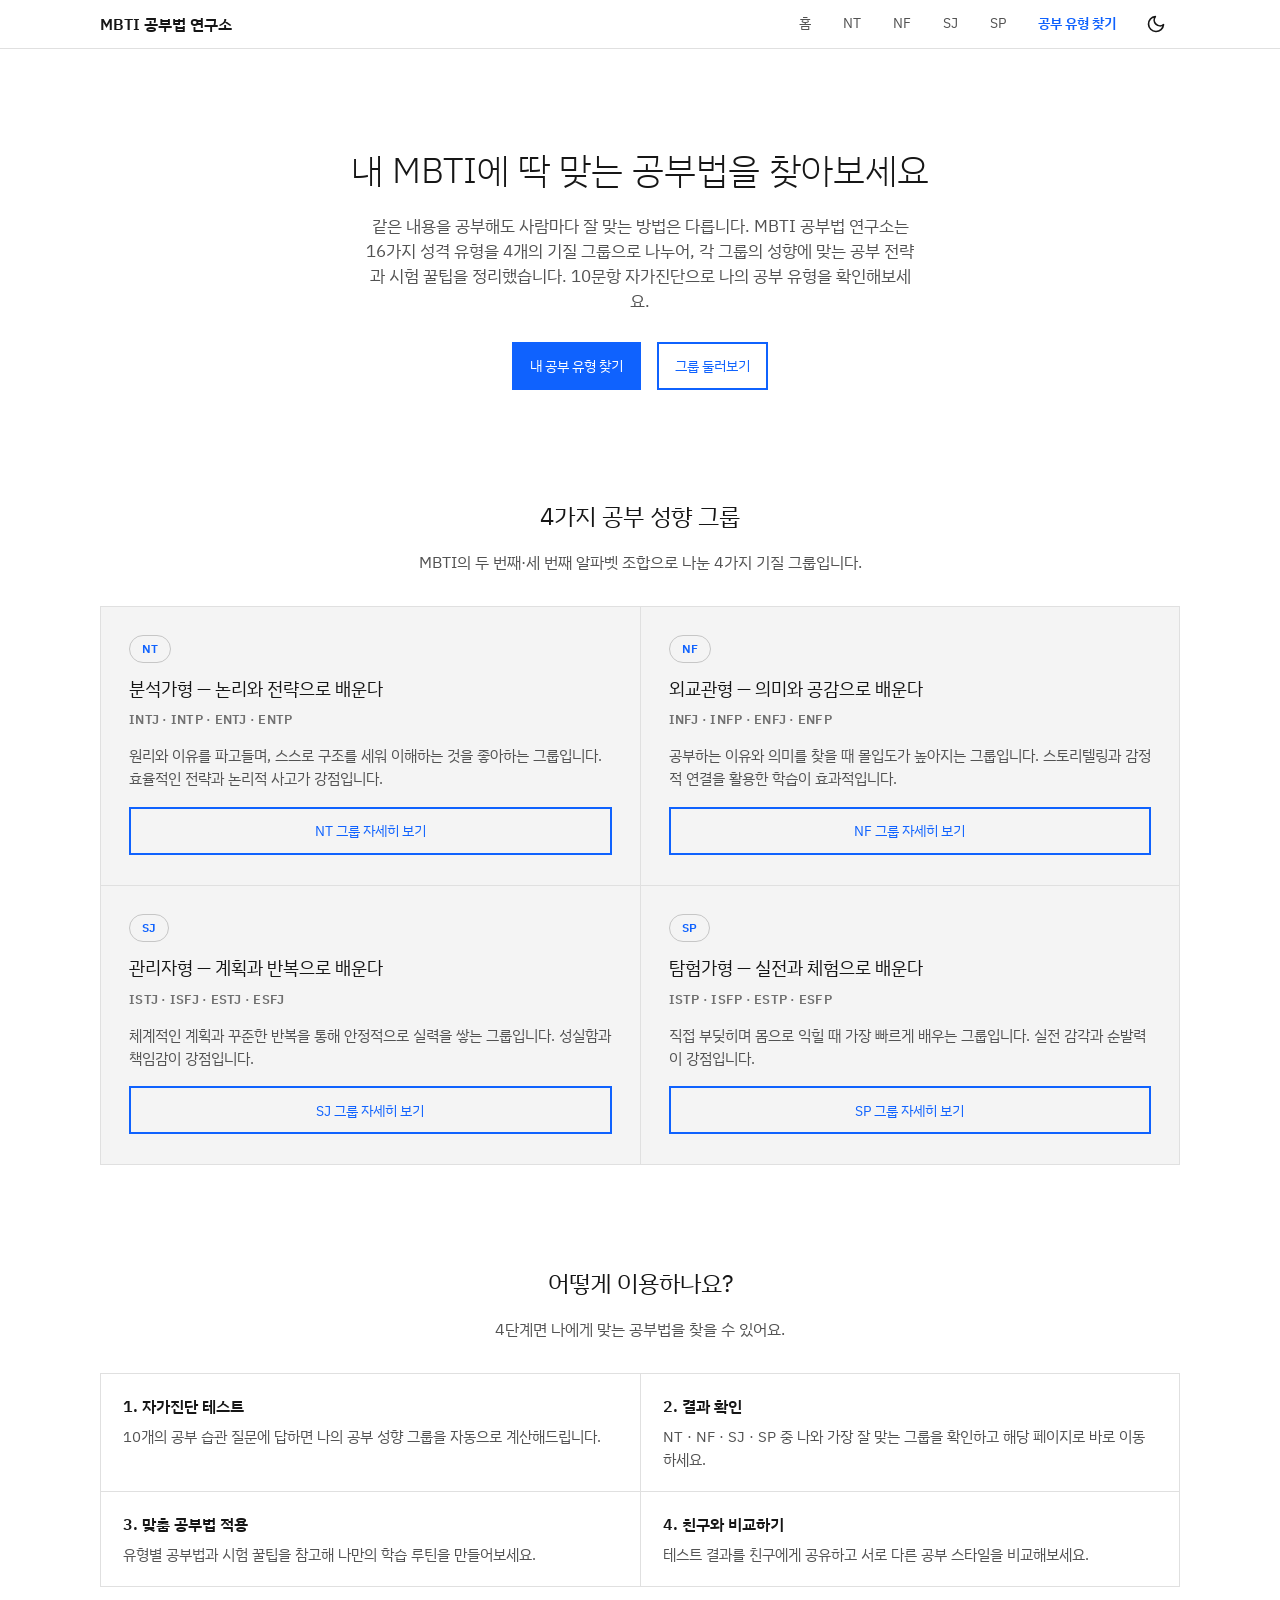
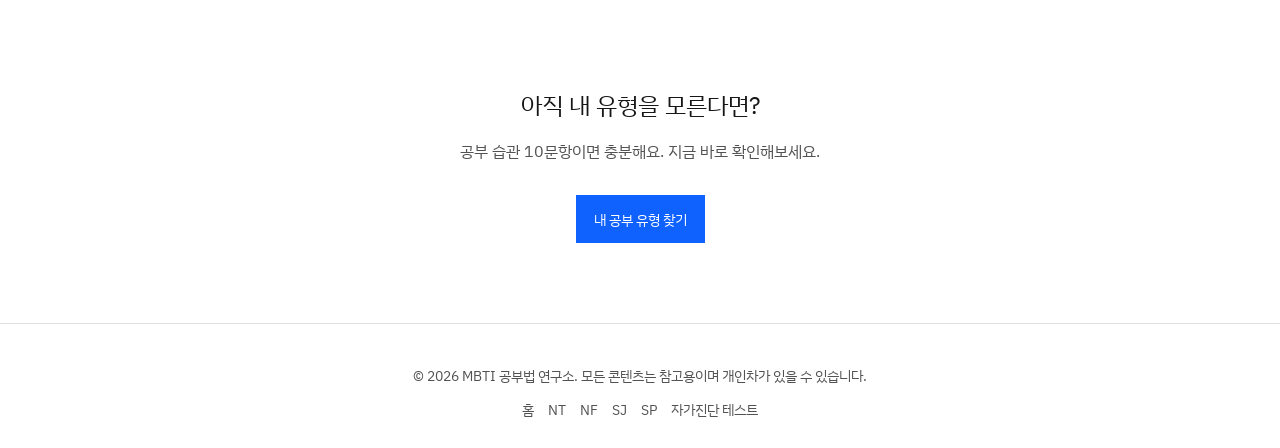
<file: index.html>
<!DOCTYPE html>
<html lang="ko">
<head>
<meta charset="UTF-8" />
<script async src="https://www.googletagmanager.com/gtag/js?id=G-HJ2Y4HXEDH"></script>
<script>
  window.dataLayer = window.dataLayer || [];
  function gtag(){dataLayer.push(arguments);}
  gtag('js', new Date());
  gtag('config', 'G-HJ2Y4HXEDH');
</script>
<script>
(function () {
  try {
    var stored = localStorage.getItem("mbti-theme");
    var theme = stored || (window.matchMedia("(prefers-color-scheme: dark)").matches ? "dark" : "light");
    document.documentElement.setAttribute("data-theme", theme);
  } catch (e) {}
})();
</script>
<meta name="viewport" content="width=device-width, initial-scale=1.0" />
<meta name="naver-site-verification" content="a3eda58dca02fea30b63355bc3086e436124e04a" />
<meta name="google-site-verification" content="k99YaW5dLckUlrOlWrX2ghluM8rH2_3_hTZRt2PdDDM" />
<title>MBTI 공부법 연구소 | 나에게 맞는 공부법 찾기</title>
<meta name="description" content="MBTI 성향에 따라 나에게 꼭 맞는 공부법과 시험 전략을 찾아보세요. NT, NF, SJ, SP 4가지 그룹별 맞춤 공부법과 자가진단 테스트를 제공합니다." />
<meta property="og:title" content="MBTI 공부법 연구소 | 나에게 맞는 공부법 찾기" />
<meta property="og:description" content="MBTI 성향에 따라 나에게 꼭 맞는 공부법과 시험 전략을 찾아보세요. NT, NF, SJ, SP 4가지 그룹별 맞춤 공부법과 자가진단 테스트를 제공합니다." />
<meta property="og:image" content="https://mbti-test-ten-eosin.vercel.app/og-image.png" />
<meta property="og:url" content="https://mbti-test-ten-eosin.vercel.app/index.html" />
<meta property="og:type" content="website" />
<meta name="twitter:card" content="summary_large_image" />
<meta name="twitter:title" content="MBTI 공부법 연구소 | 나에게 맞는 공부법 찾기" />
<meta name="twitter:description" content="MBTI 성향에 따라 나에게 꼭 맞는 공부법과 시험 전략을 찾아보세요. NT, NF, SJ, SP 4가지 그룹별 맞춤 공부법과 자가진단 테스트를 제공합니다." />
<meta name="twitter:image" content="https://mbti-test-ten-eosin.vercel.app/og-image.png" />
<link rel="canonical" href="https://mbti-test-ten-eosin.vercel.app/index.html" />
<link rel="preconnect" href="https://fonts.googleapis.com" />
<link rel="preconnect" href="https://fonts.gstatic.com" crossorigin />
<link rel="stylesheet" href="https://fonts.googleapis.com/css2?family=IBM+Plex+Sans:wght@300;400;500;600;700&family=IBM+Plex+Sans+KR:wght@300;400;500;600;700&display=swap" />
<link rel="stylesheet" href="css/theme.css" />
<link rel="stylesheet" href="css/base.css" />
<link rel="stylesheet" href="css/components.css" />
</head>
<body>

<header class="site-header">
  <div class="container header-inner">
    <a href="index.html" class="logo">MBTI 공부법 연구소</a>
    <div class="header-right">
      <nav class="main-nav">
        <ul class="nav-list">
          <li><a href="index.html">홈</a></li>
          <li><a href="nt.html">NT</a></li>
          <li><a href="nf.html">NF</a></li>
          <li><a href="sj.html">SJ</a></li>
          <li><a href="sp.html">SP</a></li>
          <li><a href="test.html" class="nav-cta">공부 유형 찾기</a></li>
        </ul>
      </nav>
      <button type="button" class="theme-toggle" id="theme-toggle" aria-label="다크 모드로 전환">
        <svg class="icon icon-sun" viewBox="0 0 24 24" aria-hidden="true" focusable="false">
          <circle cx="12" cy="12" r="5"></circle>
          <line x1="12" y1="1" x2="12" y2="3"></line>
          <line x1="12" y1="21" x2="12" y2="23"></line>
          <line x1="4.22" y1="4.22" x2="5.64" y2="5.64"></line>
          <line x1="18.36" y1="18.36" x2="19.78" y2="19.78"></line>
          <line x1="1" y1="12" x2="3" y2="12"></line>
          <line x1="21" y1="12" x2="23" y2="12"></line>
          <line x1="4.22" y1="19.78" x2="5.64" y2="18.36"></line>
          <line x1="18.36" y1="5.64" x2="19.78" y2="4.22"></line>
        </svg>
        <svg class="icon icon-moon" viewBox="0 0 24 24" aria-hidden="true" focusable="false">
          <path d="M21 12.79A9 9 0 1 1 11.21 3 7 7 0 0 0 21 12.79z"></path>
        </svg>
      </button>
      <button class="nav-toggle" aria-label="메뉴 열기" aria-expanded="false">☰</button>
    </div>
  </div>
</header>

<main>
  <section class="hero">
    <div class="container">
      <h1>내 MBTI에 딱 맞는 공부법을 찾아보세요</h1>
      <p>
        같은 내용을 공부해도 사람마다 잘 맞는 방법은 다릅니다.
        MBTI 공부법 연구소는 16가지 성격 유형을 4개의 기질 그룹으로 나누어,
        각 그룹의 성향에 맞는 공부 전략과 시험 꿀팁을 정리했습니다.
        10문항 자가진단으로 나의 공부 유형을 확인해보세요.
      </p>
      <div class="hero-actions">
        <a href="test.html" class="btn btn-primary">내 공부 유형 찾기</a>
        <a href="#groups" class="btn btn-outline">그룹 둘러보기</a>
      </div>
    </div>
  </section>

  <section id="groups">
    <div class="container">
      <h2 class="section-title">4가지 공부 성향 그룹</h2>
      <p class="section-sub">MBTI의 두 번째·세 번째 알파벳 조합으로 나눈 4가지 기질 그룹입니다.</p>

      <div class="group-grid">
        <div class="group-card">
          <span class="tag">NT</span>
          <h3>분석가형 — 논리와 전략으로 배운다</h3>
          <p class="types">INTJ · INTP · ENTJ · ENTP</p>
          <p>원리와 이유를 파고들며, 스스로 구조를 세워 이해하는 것을 좋아하는 그룹입니다. 효율적인 전략과 논리적 사고가 강점입니다.</p>
          <a href="nt.html" class="btn btn-outline btn-block">NT 그룹 자세히 보기</a>
        </div>

        <div class="group-card">
          <span class="tag">NF</span>
          <h3>외교관형 — 의미와 공감으로 배운다</h3>
          <p class="types">INFJ · INFP · ENFJ · ENFP</p>
          <p>공부하는 이유와 의미를 찾을 때 몰입도가 높아지는 그룹입니다. 스토리텔링과 감정적 연결을 활용한 학습이 효과적입니다.</p>
          <a href="nf.html" class="btn btn-outline btn-block">NF 그룹 자세히 보기</a>
        </div>

        <div class="group-card">
          <span class="tag">SJ</span>
          <h3>관리자형 — 계획과 반복으로 배운다</h3>
          <p class="types">ISTJ · ISFJ · ESTJ · ESFJ</p>
          <p>체계적인 계획과 꾸준한 반복을 통해 안정적으로 실력을 쌓는 그룹입니다. 성실함과 책임감이 강점입니다.</p>
          <a href="sj.html" class="btn btn-outline btn-block">SJ 그룹 자세히 보기</a>
        </div>

        <div class="group-card">
          <span class="tag">SP</span>
          <h3>탐험가형 — 실전과 체험으로 배운다</h3>
          <p class="types">ISTP · ISFP · ESTP · ESFP</p>
          <p>직접 부딪히며 몸으로 익힐 때 가장 빠르게 배우는 그룹입니다. 실전 감각과 순발력이 강점입니다.</p>
          <a href="sp.html" class="btn btn-outline btn-block">SP 그룹 자세히 보기</a>
        </div>
      </div>
    </div>
  </section>

  <section>
    <div class="container">
      <h2 class="section-title">어떻게 이용하나요?</h2>
      <p class="section-sub">4단계면 나에게 맞는 공부법을 찾을 수 있어요.</p>
      <div class="tip-list">
        <div class="tip-card">
          <h4>1. 자가진단 테스트</h4>
          <p>10개의 공부 습관 질문에 답하면 나의 공부 성향 그룹을 자동으로 계산해드립니다.</p>
        </div>
        <div class="tip-card">
          <h4>2. 결과 확인</h4>
          <p>NT · NF · SJ · SP 중 나와 가장 잘 맞는 그룹을 확인하고 해당 페이지로 바로 이동하세요.</p>
        </div>
        <div class="tip-card">
          <h4>3. 맞춤 공부법 적용</h4>
          <p>유형별 공부법과 시험 꿀팁을 참고해 나만의 학습 루틴을 만들어보세요.</p>
        </div>
        <div class="tip-card">
          <h4>4. 친구와 비교하기</h4>
          <p>테스트 결과를 친구에게 공유하고 서로 다른 공부 스타일을 비교해보세요.</p>
        </div>
      </div>
    </div>
  </section>

  <section style="text-align:center;">
    <div class="container">
      <h2 class="section-title">아직 내 유형을 모른다면?</h2>
      <p class="section-sub">공부 습관 10문항이면 충분해요. 지금 바로 확인해보세요.</p>
      <a href="test.html" class="btn btn-primary">내 공부 유형 찾기</a>
    </div>
  </section>
</main>

<footer class="site-footer">
  <div class="container">
    <p>&copy; 2026 MBTI 공부법 연구소. 모든 콘텐츠는 참고용이며 개인차가 있을 수 있습니다.</p>
    <nav class="footer-nav">
      <a href="index.html">홈</a>
      <a href="nt.html">NT</a>
      <a href="nf.html">NF</a>
      <a href="sj.html">SJ</a>
      <a href="sp.html">SP</a>
      <a href="test.html">자가진단 테스트</a>
    </nav>
  </div>
</footer>

<script src="js/main.js" defer></script>
</body>
</html>
</file>
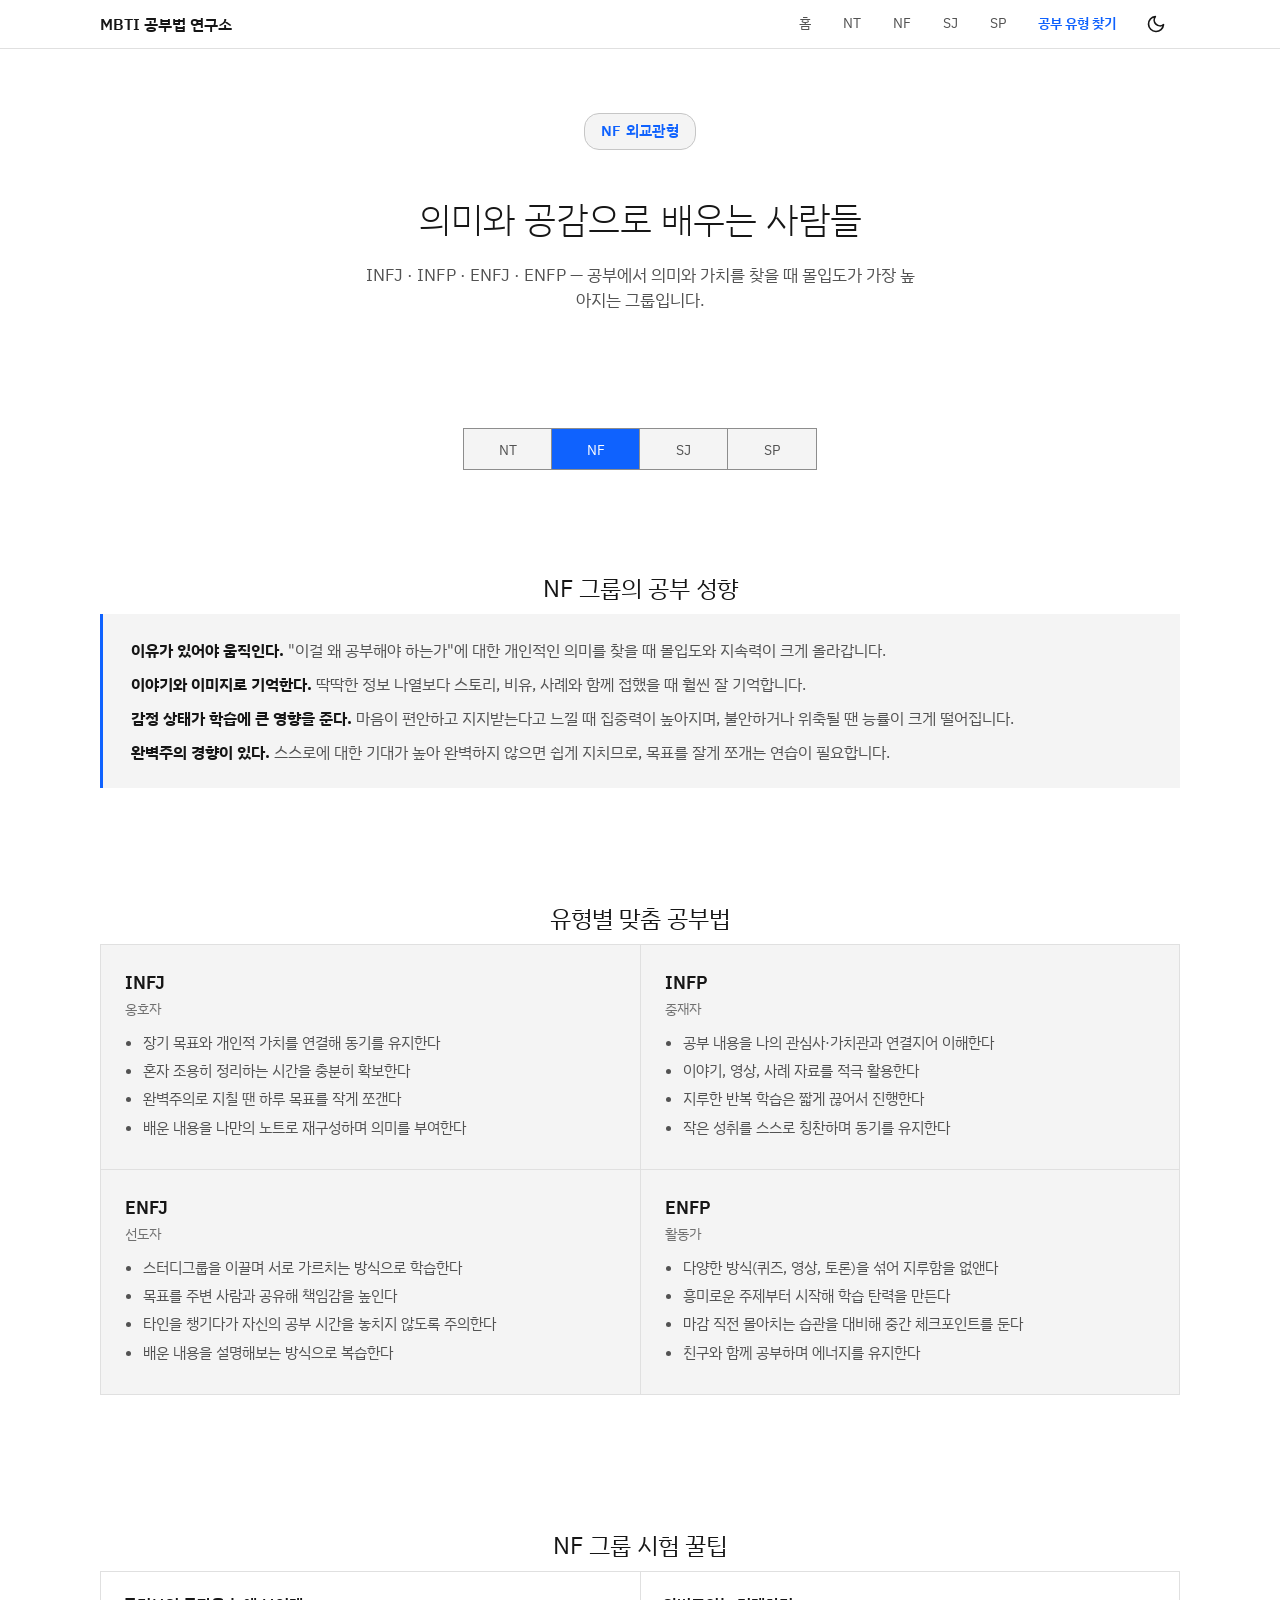
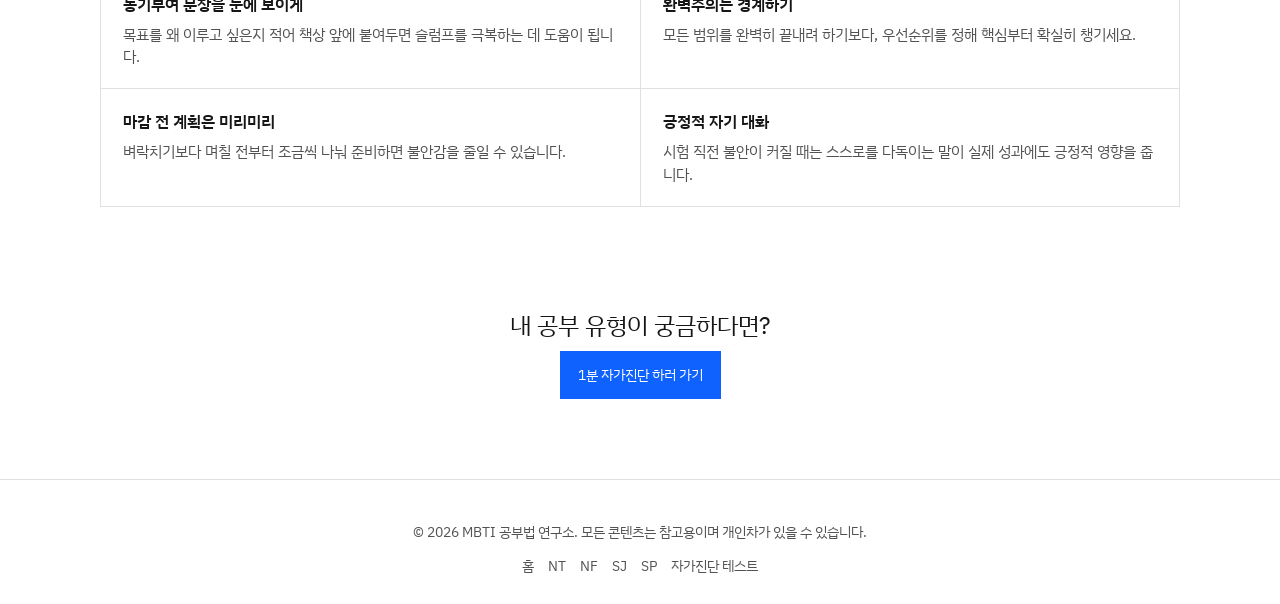
<file: nf.html>
<!DOCTYPE html>
<html lang="ko">
<head>
<meta charset="UTF-8" />
<script async src="https://www.googletagmanager.com/gtag/js?id=G-HJ2Y4HXEDH"></script>
<script>
  window.dataLayer = window.dataLayer || [];
  function gtag(){dataLayer.push(arguments);}
  gtag('js', new Date());
  gtag('config', 'G-HJ2Y4HXEDH');
</script>
<script>
(function () {
  try {
    var stored = localStorage.getItem("mbti-theme");
    var theme = stored || (window.matchMedia("(prefers-color-scheme: dark)").matches ? "dark" : "light");
    document.documentElement.setAttribute("data-theme", theme);
  } catch (e) {}
})();
</script>
<meta name="viewport" content="width=device-width, initial-scale=1.0" />
<title>NF 외교관형 공부법 | MBTI 공부법 연구소</title>
<meta name="description" content="INFJ, INFP, ENFJ, ENFP NF 외교관형 그룹의 공부 성향, 유형별 공부법, 시험 꿀팁을 소개합니다." />
<meta property="og:title" content="NF 외교관형 공부법 | MBTI 공부법 연구소" />
<meta property="og:description" content="INFJ, INFP, ENFJ, ENFP NF 외교관형 그룹의 공부 성향, 유형별 공부법, 시험 꿀팁을 소개합니다." />
<meta property="og:image" content="https://mbti-test-ten-eosin.vercel.app/og-image.png" />
<meta property="og:url" content="https://mbti-test-ten-eosin.vercel.app/nf.html" />
<meta property="og:type" content="website" />
<meta name="twitter:card" content="summary_large_image" />
<meta name="twitter:title" content="NF 외교관형 공부법 | MBTI 공부법 연구소" />
<meta name="twitter:description" content="INFJ, INFP, ENFJ, ENFP NF 외교관형 그룹의 공부 성향, 유형별 공부법, 시험 꿀팁을 소개합니다." />
<meta name="twitter:image" content="https://mbti-test-ten-eosin.vercel.app/og-image.png" />
<link rel="canonical" href="https://mbti-test-ten-eosin.vercel.app/nf.html" />
<link rel="preconnect" href="https://fonts.googleapis.com" />
<link rel="preconnect" href="https://fonts.gstatic.com" crossorigin />
<link rel="stylesheet" href="https://fonts.googleapis.com/css2?family=IBM+Plex+Sans:wght@300;400;500;600;700&family=IBM+Plex+Sans+KR:wght@300;400;500;600;700&display=swap" />
<link rel="stylesheet" href="css/theme.css" />
<link rel="stylesheet" href="css/base.css" />
<link rel="stylesheet" href="css/components.css" />
</head>
<body>

<header class="site-header">
  <div class="container header-inner">
    <a href="index.html" class="logo">MBTI 공부법 연구소</a>
    <div class="header-right">
      <nav class="main-nav">
        <ul class="nav-list">
          <li><a href="index.html">홈</a></li>
          <li><a href="nt.html">NT</a></li>
          <li><a href="nf.html">NF</a></li>
          <li><a href="sj.html">SJ</a></li>
          <li><a href="sp.html">SP</a></li>
          <li><a href="test.html" class="nav-cta">공부 유형 찾기</a></li>
        </ul>
      </nav>
      <button type="button" class="theme-toggle" id="theme-toggle" aria-label="다크 모드로 전환">
        <svg class="icon icon-sun" viewBox="0 0 24 24" aria-hidden="true" focusable="false">
          <circle cx="12" cy="12" r="5"></circle>
          <line x1="12" y1="1" x2="12" y2="3"></line>
          <line x1="12" y1="21" x2="12" y2="23"></line>
          <line x1="4.22" y1="4.22" x2="5.64" y2="5.64"></line>
          <line x1="18.36" y1="18.36" x2="19.78" y2="19.78"></line>
          <line x1="1" y1="12" x2="3" y2="12"></line>
          <line x1="21" y1="12" x2="23" y2="12"></line>
          <line x1="4.22" y1="19.78" x2="5.64" y2="18.36"></line>
          <line x1="18.36" y1="5.64" x2="19.78" y2="4.22"></line>
        </svg>
        <svg class="icon icon-moon" viewBox="0 0 24 24" aria-hidden="true" focusable="false">
          <path d="M21 12.79A9 9 0 1 1 11.21 3 7 7 0 0 0 21 12.79z"></path>
        </svg>
      </button>
      <button class="nav-toggle" aria-label="메뉴 열기" aria-expanded="false">☰</button>
    </div>
  </div>
</header>

<main>
  <section class="hero">
    <div class="container">
      <span class="tag" style="font-size:0.95rem;padding:6px 16px;">NF 외교관형</span>
      <h1>의미와 공감으로 배우는 사람들</h1>
      <p>INFJ · INFP · ENFJ · ENFP — 공부에서 의미와 가치를 찾을 때 몰입도가 가장 높아지는 그룹입니다.</p>
    </div>
  </section>

  <section>
    <div class="container">
      <div class="group-switch">
        <a href="nt.html">NT</a>
        <a href="nf.html" class="current">NF</a>
        <a href="sj.html">SJ</a>
        <a href="sp.html">SP</a>
      </div>
    </div>
  </section>

  <section>
    <div class="container">
      <h2 class="section-title">NF 그룹의 공부 성향</h2>
      <div class="trait-box">
        <p><strong>이유가 있어야 움직인다.</strong> "이걸 왜 공부해야 하는가"에 대한 개인적인 의미를 찾을 때 몰입도와 지속력이 크게 올라갑니다.</p>
        <p><strong>이야기와 이미지로 기억한다.</strong> 딱딱한 정보 나열보다 스토리, 비유, 사례와 함께 접했을 때 훨씬 잘 기억합니다.</p>
        <p><strong>감정 상태가 학습에 큰 영향을 준다.</strong> 마음이 편안하고 지지받는다고 느낄 때 집중력이 높아지며, 불안하거나 위축될 땐 능률이 크게 떨어집니다.</p>
        <p><strong>완벽주의 경향이 있다.</strong> 스스로에 대한 기대가 높아 완벽하지 않으면 쉽게 지치므로, 목표를 잘게 쪼개는 연습이 필요합니다.</p>
      </div>
    </div>
  </section>

  <section>
    <div class="container">
      <h2 class="section-title">유형별 맞춤 공부법</h2>
      <div class="type-grid">
        <div class="type-card">
          <h3>INFJ</h3>
          <p class="type-name">옹호자</p>
          <ul>
            <li>장기 목표와 개인적 가치를 연결해 동기를 유지한다</li>
            <li>혼자 조용히 정리하는 시간을 충분히 확보한다</li>
            <li>완벽주의로 지칠 땐 하루 목표를 작게 쪼갠다</li>
            <li>배운 내용을 나만의 노트로 재구성하며 의미를 부여한다</li>
          </ul>
        </div>
        <div class="type-card">
          <h3>INFP</h3>
          <p class="type-name">중재자</p>
          <ul>
            <li>공부 내용을 나의 관심사·가치관과 연결지어 이해한다</li>
            <li>이야기, 영상, 사례 자료를 적극 활용한다</li>
            <li>지루한 반복 학습은 짧게 끊어서 진행한다</li>
            <li>작은 성취를 스스로 칭찬하며 동기를 유지한다</li>
          </ul>
        </div>
        <div class="type-card">
          <h3>ENFJ</h3>
          <p class="type-name">선도자</p>
          <ul>
            <li>스터디그룹을 이끌며 서로 가르치는 방식으로 학습한다</li>
            <li>목표를 주변 사람과 공유해 책임감을 높인다</li>
            <li>타인을 챙기다가 자신의 공부 시간을 놓치지 않도록 주의한다</li>
            <li>배운 내용을 설명해보는 방식으로 복습한다</li>
          </ul>
        </div>
        <div class="type-card">
          <h3>ENFP</h3>
          <p class="type-name">활동가</p>
          <ul>
            <li>다양한 방식(퀴즈, 영상, 토론)을 섞어 지루함을 없앤다</li>
            <li>흥미로운 주제부터 시작해 학습 탄력을 만든다</li>
            <li>마감 직전 몰아치는 습관을 대비해 중간 체크포인트를 둔다</li>
            <li>친구와 함께 공부하며 에너지를 유지한다</li>
          </ul>
        </div>
      </div>
    </div>
  </section>

  <section>
    <div class="container">
      <h2 class="section-title">NF 그룹 시험 꿀팁</h2>
      <div class="tip-list">
        <div class="tip-card">
          <h4>동기부여 문장을 눈에 보이게</h4>
          <p>목표를 왜 이루고 싶은지 적어 책상 앞에 붙여두면 슬럼프를 극복하는 데 도움이 됩니다.</p>
        </div>
        <div class="tip-card">
          <h4>완벽주의는 경계하기</h4>
          <p>모든 범위를 완벽히 끝내려 하기보다, 우선순위를 정해 핵심부터 확실히 챙기세요.</p>
        </div>
        <div class="tip-card">
          <h4>마감 전 계획은 미리미리</h4>
          <p>벼락치기보다 며칠 전부터 조금씩 나눠 준비하면 불안감을 줄일 수 있습니다.</p>
        </div>
        <div class="tip-card">
          <h4>긍정적 자기 대화</h4>
          <p>시험 직전 불안이 커질 때는 스스로를 다독이는 말이 실제 성과에도 긍정적 영향을 줍니다.</p>
        </div>
      </div>
    </div>
  </section>

  <section style="text-align:center;">
    <div class="container">
      <h2 class="section-title">내 공부 유형이 궁금하다면?</h2>
      <a href="test.html" class="btn btn-primary">1분 자가진단 하러 가기</a>
    </div>
  </section>
</main>

<footer class="site-footer">
  <div class="container">
    <p>&copy; 2026 MBTI 공부법 연구소. 모든 콘텐츠는 참고용이며 개인차가 있을 수 있습니다.</p>
    <nav class="footer-nav">
      <a href="index.html">홈</a>
      <a href="nt.html">NT</a>
      <a href="nf.html">NF</a>
      <a href="sj.html">SJ</a>
      <a href="sp.html">SP</a>
      <a href="test.html">자가진단 테스트</a>
    </nav>
  </div>
</footer>

<script src="js/main.js" defer></script>
</body>
</html>
</file>
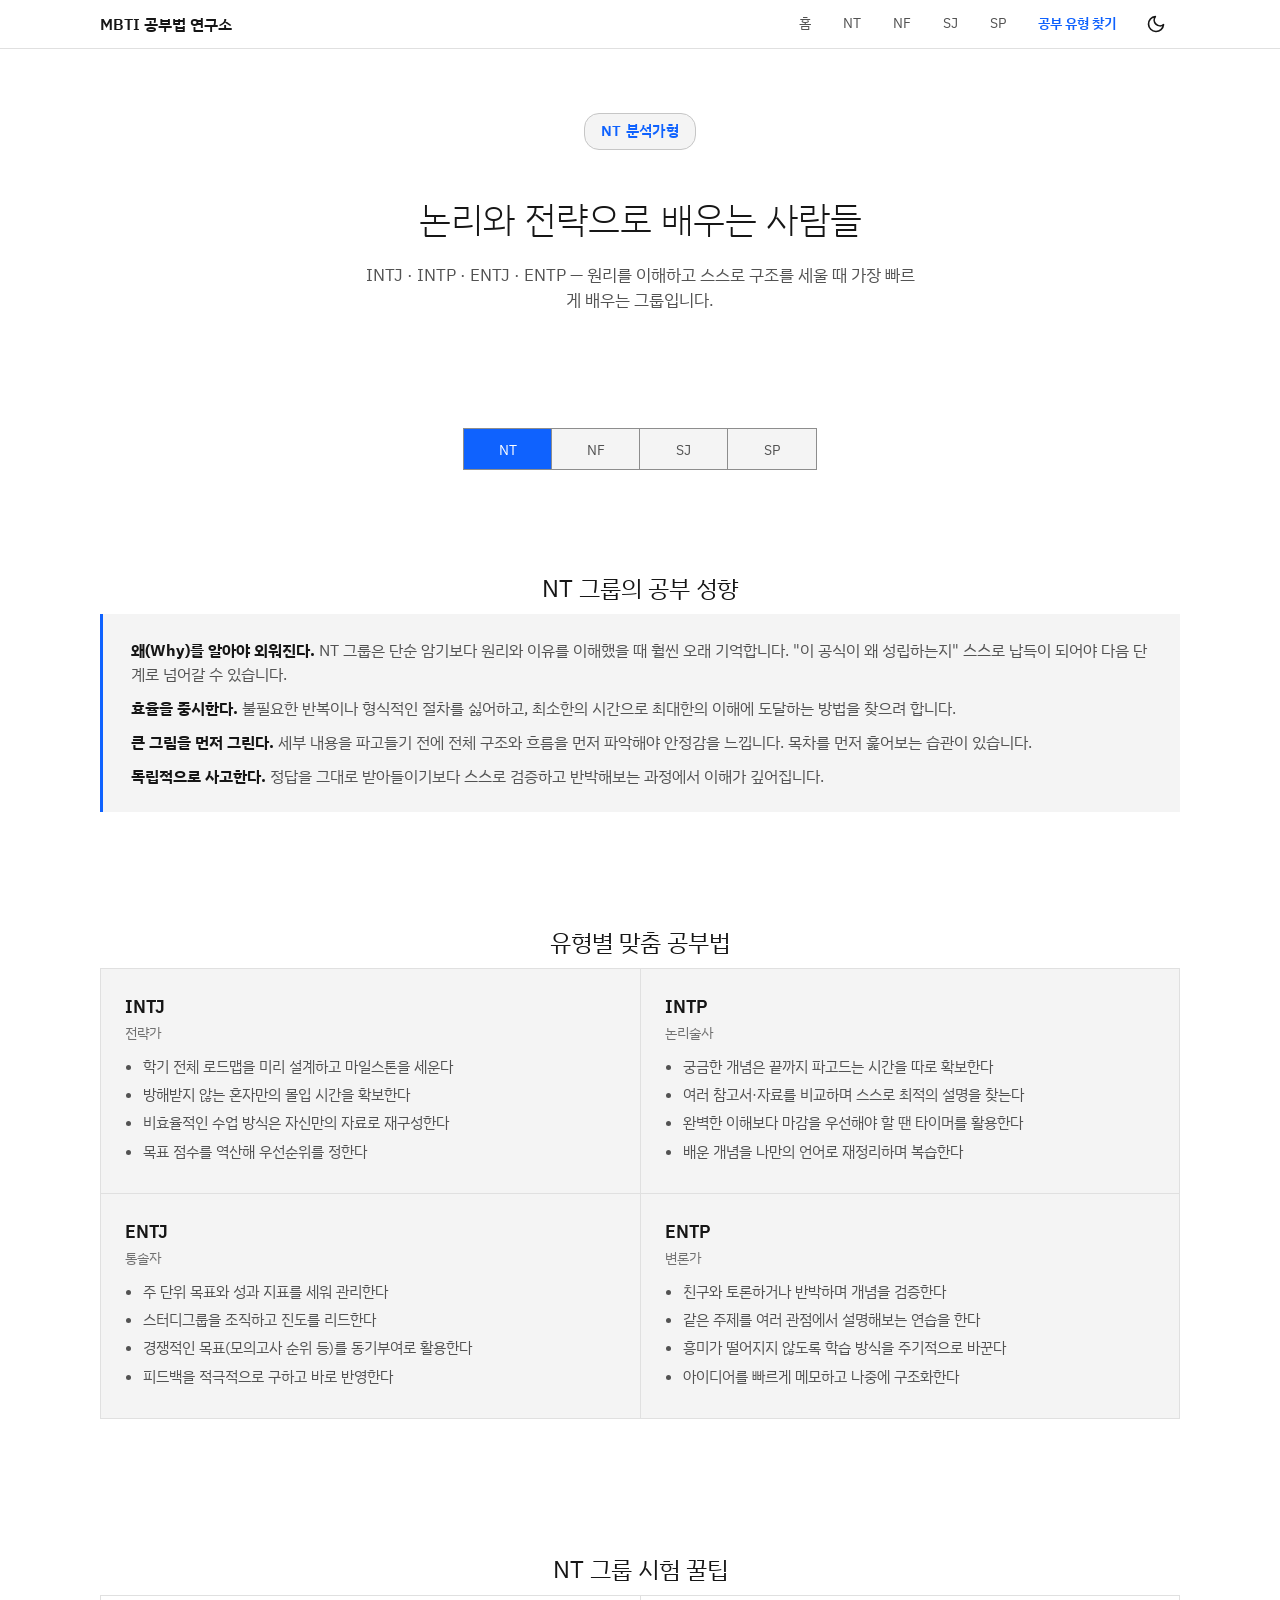
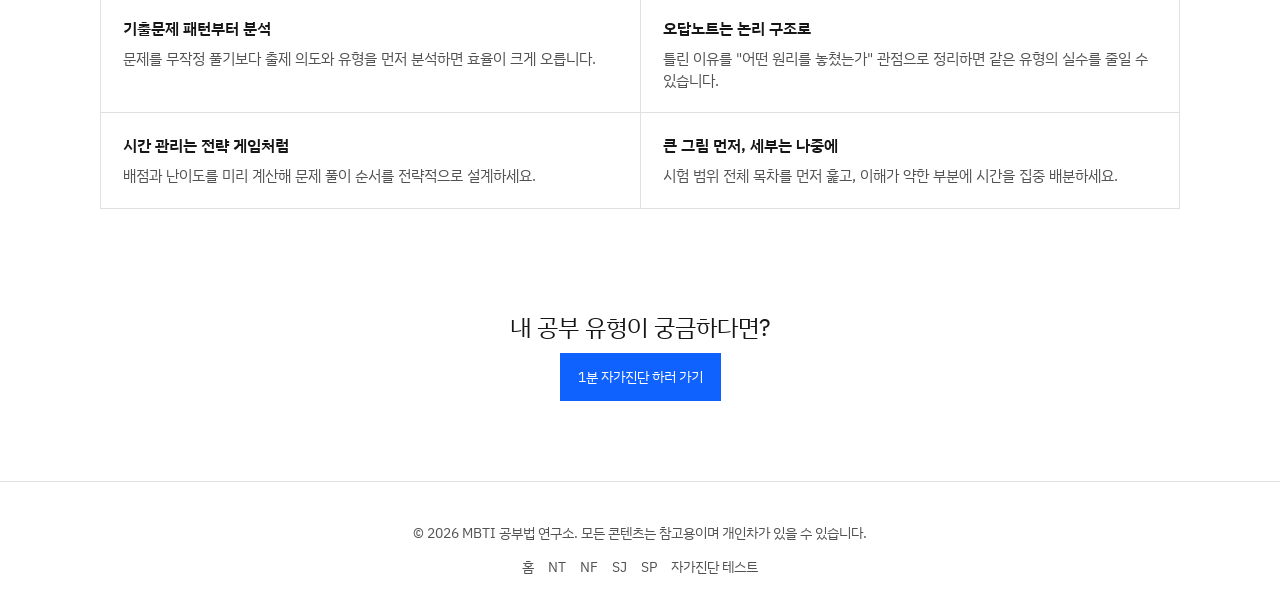
<file: nt.html>
<!DOCTYPE html>
<html lang="ko">
<head>
<meta charset="UTF-8" />
<script async src="https://www.googletagmanager.com/gtag/js?id=G-HJ2Y4HXEDH"></script>
<script>
  window.dataLayer = window.dataLayer || [];
  function gtag(){dataLayer.push(arguments);}
  gtag('js', new Date());
  gtag('config', 'G-HJ2Y4HXEDH');
</script>
<script>
(function () {
  try {
    var stored = localStorage.getItem("mbti-theme");
    var theme = stored || (window.matchMedia("(prefers-color-scheme: dark)").matches ? "dark" : "light");
    document.documentElement.setAttribute("data-theme", theme);
  } catch (e) {}
})();
</script>
<meta name="viewport" content="width=device-width, initial-scale=1.0" />
<title>NT 분석가형 공부법 | MBTI 공부법 연구소</title>
<meta name="description" content="INTJ, INTP, ENTJ, ENTP NT 분석가형 그룹의 공부 성향, 유형별 공부법, 시험 꿀팁을 소개합니다." />
<meta property="og:title" content="NT 분석가형 공부법 | MBTI 공부법 연구소" />
<meta property="og:description" content="INTJ, INTP, ENTJ, ENTP NT 분석가형 그룹의 공부 성향, 유형별 공부법, 시험 꿀팁을 소개합니다." />
<meta property="og:image" content="https://mbti-test-ten-eosin.vercel.app/og-image.png" />
<meta property="og:url" content="https://mbti-test-ten-eosin.vercel.app/nt.html" />
<meta property="og:type" content="website" />
<meta name="twitter:card" content="summary_large_image" />
<meta name="twitter:title" content="NT 분석가형 공부법 | MBTI 공부법 연구소" />
<meta name="twitter:description" content="INTJ, INTP, ENTJ, ENTP NT 분석가형 그룹의 공부 성향, 유형별 공부법, 시험 꿀팁을 소개합니다." />
<meta name="twitter:image" content="https://mbti-test-ten-eosin.vercel.app/og-image.png" />
<link rel="canonical" href="https://mbti-test-ten-eosin.vercel.app/nt.html" />
<link rel="preconnect" href="https://fonts.googleapis.com" />
<link rel="preconnect" href="https://fonts.gstatic.com" crossorigin />
<link rel="stylesheet" href="https://fonts.googleapis.com/css2?family=IBM+Plex+Sans:wght@300;400;500;600;700&family=IBM+Plex+Sans+KR:wght@300;400;500;600;700&display=swap" />
<link rel="stylesheet" href="css/theme.css" />
<link rel="stylesheet" href="css/base.css" />
<link rel="stylesheet" href="css/components.css" />
</head>
<body>

<header class="site-header">
  <div class="container header-inner">
    <a href="index.html" class="logo">MBTI 공부법 연구소</a>
    <div class="header-right">
      <nav class="main-nav">
        <ul class="nav-list">
          <li><a href="index.html">홈</a></li>
          <li><a href="nt.html">NT</a></li>
          <li><a href="nf.html">NF</a></li>
          <li><a href="sj.html">SJ</a></li>
          <li><a href="sp.html">SP</a></li>
          <li><a href="test.html" class="nav-cta">공부 유형 찾기</a></li>
        </ul>
      </nav>
      <button type="button" class="theme-toggle" id="theme-toggle" aria-label="다크 모드로 전환">
        <svg class="icon icon-sun" viewBox="0 0 24 24" aria-hidden="true" focusable="false">
          <circle cx="12" cy="12" r="5"></circle>
          <line x1="12" y1="1" x2="12" y2="3"></line>
          <line x1="12" y1="21" x2="12" y2="23"></line>
          <line x1="4.22" y1="4.22" x2="5.64" y2="5.64"></line>
          <line x1="18.36" y1="18.36" x2="19.78" y2="19.78"></line>
          <line x1="1" y1="12" x2="3" y2="12"></line>
          <line x1="21" y1="12" x2="23" y2="12"></line>
          <line x1="4.22" y1="19.78" x2="5.64" y2="18.36"></line>
          <line x1="18.36" y1="5.64" x2="19.78" y2="4.22"></line>
        </svg>
        <svg class="icon icon-moon" viewBox="0 0 24 24" aria-hidden="true" focusable="false">
          <path d="M21 12.79A9 9 0 1 1 11.21 3 7 7 0 0 0 21 12.79z"></path>
        </svg>
      </button>
      <button class="nav-toggle" aria-label="메뉴 열기" aria-expanded="false">☰</button>
    </div>
  </div>
</header>

<main>
  <section class="hero">
    <div class="container">
      <span class="tag" style="font-size:0.95rem;padding:6px 16px;">NT 분석가형</span>
      <h1>논리와 전략으로 배우는 사람들</h1>
      <p>INTJ · INTP · ENTJ · ENTP — 원리를 이해하고 스스로 구조를 세울 때 가장 빠르게 배우는 그룹입니다.</p>
    </div>
  </section>

  <section>
    <div class="container">
      <div class="group-switch">
        <a href="nt.html" class="current">NT</a>
        <a href="nf.html">NF</a>
        <a href="sj.html">SJ</a>
        <a href="sp.html">SP</a>
      </div>
    </div>
  </section>

  <section>
    <div class="container">
      <h2 class="section-title">NT 그룹의 공부 성향</h2>
      <div class="trait-box">
        <p><strong>왜(Why)를 알아야 외워진다.</strong> NT 그룹은 단순 암기보다 원리와 이유를 이해했을 때 훨씬 오래 기억합니다. "이 공식이 왜 성립하는지" 스스로 납득이 되어야 다음 단계로 넘어갈 수 있습니다.</p>
        <p><strong>효율을 중시한다.</strong> 불필요한 반복이나 형식적인 절차를 싫어하고, 최소한의 시간으로 최대한의 이해에 도달하는 방법을 찾으려 합니다.</p>
        <p><strong>큰 그림을 먼저 그린다.</strong> 세부 내용을 파고들기 전에 전체 구조와 흐름을 먼저 파악해야 안정감을 느낍니다. 목차를 먼저 훑어보는 습관이 있습니다.</p>
        <p><strong>독립적으로 사고한다.</strong> 정답을 그대로 받아들이기보다 스스로 검증하고 반박해보는 과정에서 이해가 깊어집니다.</p>
      </div>
    </div>
  </section>

  <section>
    <div class="container">
      <h2 class="section-title">유형별 맞춤 공부법</h2>
      <div class="type-grid">
        <div class="type-card">
          <h3>INTJ</h3>
          <p class="type-name">전략가</p>
          <ul>
            <li>학기 전체 로드맵을 미리 설계하고 마일스톤을 세운다</li>
            <li>방해받지 않는 혼자만의 몰입 시간을 확보한다</li>
            <li>비효율적인 수업 방식은 자신만의 자료로 재구성한다</li>
            <li>목표 점수를 역산해 우선순위를 정한다</li>
          </ul>
        </div>
        <div class="type-card">
          <h3>INTP</h3>
          <p class="type-name">논리술사</p>
          <ul>
            <li>궁금한 개념은 끝까지 파고드는 시간을 따로 확보한다</li>
            <li>여러 참고서·자료를 비교하며 스스로 최적의 설명을 찾는다</li>
            <li>완벽한 이해보다 마감을 우선해야 할 땐 타이머를 활용한다</li>
            <li>배운 개념을 나만의 언어로 재정리하며 복습한다</li>
          </ul>
        </div>
        <div class="type-card">
          <h3>ENTJ</h3>
          <p class="type-name">통솔자</p>
          <ul>
            <li>주 단위 목표와 성과 지표를 세워 관리한다</li>
            <li>스터디그룹을 조직하고 진도를 리드한다</li>
            <li>경쟁적인 목표(모의고사 순위 등)를 동기부여로 활용한다</li>
            <li>피드백을 적극적으로 구하고 바로 반영한다</li>
          </ul>
        </div>
        <div class="type-card">
          <h3>ENTP</h3>
          <p class="type-name">변론가</p>
          <ul>
            <li>친구와 토론하거나 반박하며 개념을 검증한다</li>
            <li>같은 주제를 여러 관점에서 설명해보는 연습을 한다</li>
            <li>흥미가 떨어지지 않도록 학습 방식을 주기적으로 바꾼다</li>
            <li>아이디어를 빠르게 메모하고 나중에 구조화한다</li>
          </ul>
        </div>
      </div>
    </div>
  </section>

  <section>
    <div class="container">
      <h2 class="section-title">NT 그룹 시험 꿀팁</h2>
      <div class="tip-list">
        <div class="tip-card">
          <h4>기출문제 패턴부터 분석</h4>
          <p>문제를 무작정 풀기보다 출제 의도와 유형을 먼저 분석하면 효율이 크게 오릅니다.</p>
        </div>
        <div class="tip-card">
          <h4>오답노트는 논리 구조로</h4>
          <p>틀린 이유를 "어떤 원리를 놓쳤는가" 관점으로 정리하면 같은 유형의 실수를 줄일 수 있습니다.</p>
        </div>
        <div class="tip-card">
          <h4>시간 관리는 전략 게임처럼</h4>
          <p>배점과 난이도를 미리 계산해 문제 풀이 순서를 전략적으로 설계하세요.</p>
        </div>
        <div class="tip-card">
          <h4>큰 그림 먼저, 세부는 나중에</h4>
          <p>시험 범위 전체 목차를 먼저 훑고, 이해가 약한 부분에 시간을 집중 배분하세요.</p>
        </div>
      </div>
    </div>
  </section>

  <section style="text-align:center;">
    <div class="container">
      <h2 class="section-title">내 공부 유형이 궁금하다면?</h2>
      <a href="test.html" class="btn btn-primary">1분 자가진단 하러 가기</a>
    </div>
  </section>
</main>

<footer class="site-footer">
  <div class="container">
    <p>&copy; 2026 MBTI 공부법 연구소. 모든 콘텐츠는 참고용이며 개인차가 있을 수 있습니다.</p>
    <nav class="footer-nav">
      <a href="index.html">홈</a>
      <a href="nt.html">NT</a>
      <a href="nf.html">NF</a>
      <a href="sj.html">SJ</a>
      <a href="sp.html">SP</a>
      <a href="test.html">자가진단 테스트</a>
    </nav>
  </div>
</footer>

<script src="js/main.js" defer></script>
</body>
</html>
</file>
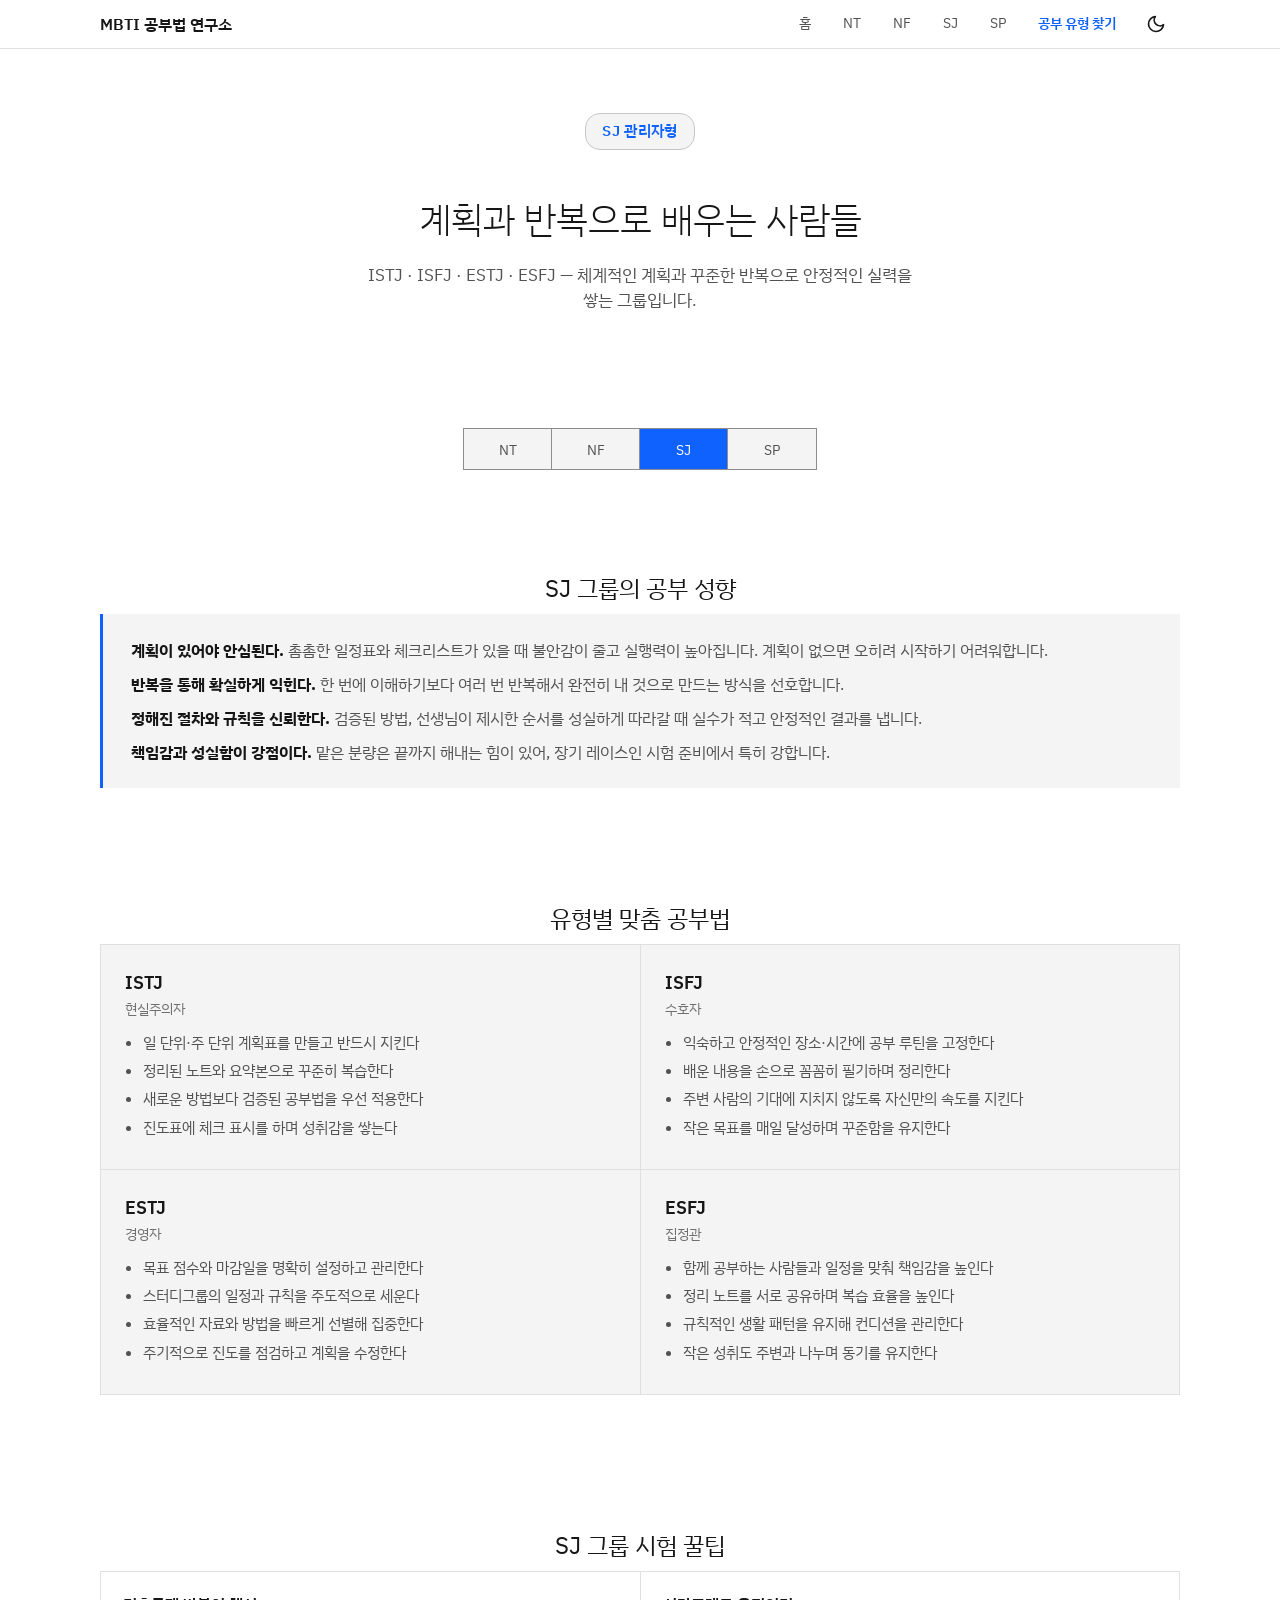
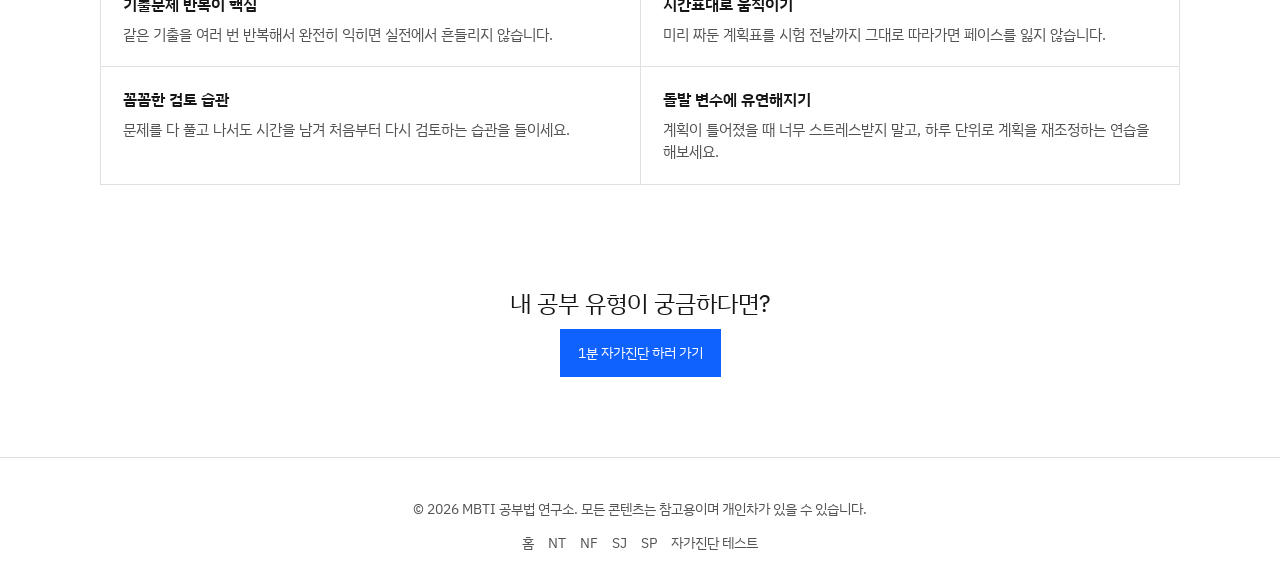
<file: sj.html>
<!DOCTYPE html>
<html lang="ko">
<head>
<meta charset="UTF-8" />
<script async src="https://www.googletagmanager.com/gtag/js?id=G-HJ2Y4HXEDH"></script>
<script>
  window.dataLayer = window.dataLayer || [];
  function gtag(){dataLayer.push(arguments);}
  gtag('js', new Date());
  gtag('config', 'G-HJ2Y4HXEDH');
</script>
<script>
(function () {
  try {
    var stored = localStorage.getItem("mbti-theme");
    var theme = stored || (window.matchMedia("(prefers-color-scheme: dark)").matches ? "dark" : "light");
    document.documentElement.setAttribute("data-theme", theme);
  } catch (e) {}
})();
</script>
<meta name="viewport" content="width=device-width, initial-scale=1.0" />
<title>SJ 관리자형 공부법 | MBTI 공부법 연구소</title>
<meta name="description" content="ISTJ, ISFJ, ESTJ, ESFJ SJ 관리자형 그룹의 공부 성향, 유형별 공부법, 시험 꿀팁을 소개합니다." />
<meta property="og:title" content="SJ 관리자형 공부법 | MBTI 공부법 연구소" />
<meta property="og:description" content="ISTJ, ISFJ, ESTJ, ESFJ SJ 관리자형 그룹의 공부 성향, 유형별 공부법, 시험 꿀팁을 소개합니다." />
<meta property="og:image" content="https://mbti-test-ten-eosin.vercel.app/og-image.png" />
<meta property="og:url" content="https://mbti-test-ten-eosin.vercel.app/sj.html" />
<meta property="og:type" content="website" />
<meta name="twitter:card" content="summary_large_image" />
<meta name="twitter:title" content="SJ 관리자형 공부법 | MBTI 공부법 연구소" />
<meta name="twitter:description" content="ISTJ, ISFJ, ESTJ, ESFJ SJ 관리자형 그룹의 공부 성향, 유형별 공부법, 시험 꿀팁을 소개합니다." />
<meta name="twitter:image" content="https://mbti-test-ten-eosin.vercel.app/og-image.png" />
<link rel="canonical" href="https://mbti-test-ten-eosin.vercel.app/sj.html" />
<link rel="preconnect" href="https://fonts.googleapis.com" />
<link rel="preconnect" href="https://fonts.gstatic.com" crossorigin />
<link rel="stylesheet" href="https://fonts.googleapis.com/css2?family=IBM+Plex+Sans:wght@300;400;500;600;700&family=IBM+Plex+Sans+KR:wght@300;400;500;600;700&display=swap" />
<link rel="stylesheet" href="css/theme.css" />
<link rel="stylesheet" href="css/base.css" />
<link rel="stylesheet" href="css/components.css" />
</head>
<body>

<header class="site-header">
  <div class="container header-inner">
    <a href="index.html" class="logo">MBTI 공부법 연구소</a>
    <div class="header-right">
      <nav class="main-nav">
        <ul class="nav-list">
          <li><a href="index.html">홈</a></li>
          <li><a href="nt.html">NT</a></li>
          <li><a href="nf.html">NF</a></li>
          <li><a href="sj.html">SJ</a></li>
          <li><a href="sp.html">SP</a></li>
          <li><a href="test.html" class="nav-cta">공부 유형 찾기</a></li>
        </ul>
      </nav>
      <button type="button" class="theme-toggle" id="theme-toggle" aria-label="다크 모드로 전환">
        <svg class="icon icon-sun" viewBox="0 0 24 24" aria-hidden="true" focusable="false">
          <circle cx="12" cy="12" r="5"></circle>
          <line x1="12" y1="1" x2="12" y2="3"></line>
          <line x1="12" y1="21" x2="12" y2="23"></line>
          <line x1="4.22" y1="4.22" x2="5.64" y2="5.64"></line>
          <line x1="18.36" y1="18.36" x2="19.78" y2="19.78"></line>
          <line x1="1" y1="12" x2="3" y2="12"></line>
          <line x1="21" y1="12" x2="23" y2="12"></line>
          <line x1="4.22" y1="19.78" x2="5.64" y2="18.36"></line>
          <line x1="18.36" y1="5.64" x2="19.78" y2="4.22"></line>
        </svg>
        <svg class="icon icon-moon" viewBox="0 0 24 24" aria-hidden="true" focusable="false">
          <path d="M21 12.79A9 9 0 1 1 11.21 3 7 7 0 0 0 21 12.79z"></path>
        </svg>
      </button>
      <button class="nav-toggle" aria-label="메뉴 열기" aria-expanded="false">☰</button>
    </div>
  </div>
</header>

<main>
  <section class="hero">
    <div class="container">
      <span class="tag" style="font-size:0.95rem;padding:6px 16px;">SJ 관리자형</span>
      <h1>계획과 반복으로 배우는 사람들</h1>
      <p>ISTJ · ISFJ · ESTJ · ESFJ — 체계적인 계획과 꾸준한 반복으로 안정적인 실력을 쌓는 그룹입니다.</p>
    </div>
  </section>

  <section>
    <div class="container">
      <div class="group-switch">
        <a href="nt.html">NT</a>
        <a href="nf.html">NF</a>
        <a href="sj.html" class="current">SJ</a>
        <a href="sp.html">SP</a>
      </div>
    </div>
  </section>

  <section>
    <div class="container">
      <h2 class="section-title">SJ 그룹의 공부 성향</h2>
      <div class="trait-box">
        <p><strong>계획이 있어야 안심된다.</strong> 촘촘한 일정표와 체크리스트가 있을 때 불안감이 줄고 실행력이 높아집니다. 계획이 없으면 오히려 시작하기 어려워합니다.</p>
        <p><strong>반복을 통해 확실하게 익힌다.</strong> 한 번에 이해하기보다 여러 번 반복해서 완전히 내 것으로 만드는 방식을 선호합니다.</p>
        <p><strong>정해진 절차와 규칙을 신뢰한다.</strong> 검증된 방법, 선생님이 제시한 순서를 성실하게 따라갈 때 실수가 적고 안정적인 결과를 냅니다.</p>
        <p><strong>책임감과 성실함이 강점이다.</strong> 맡은 분량은 끝까지 해내는 힘이 있어, 장기 레이스인 시험 준비에서 특히 강합니다.</p>
      </div>
    </div>
  </section>

  <section>
    <div class="container">
      <h2 class="section-title">유형별 맞춤 공부법</h2>
      <div class="type-grid">
        <div class="type-card">
          <h3>ISTJ</h3>
          <p class="type-name">현실주의자</p>
          <ul>
            <li>일 단위·주 단위 계획표를 만들고 반드시 지킨다</li>
            <li>정리된 노트와 요약본으로 꾸준히 복습한다</li>
            <li>새로운 방법보다 검증된 공부법을 우선 적용한다</li>
            <li>진도표에 체크 표시를 하며 성취감을 쌓는다</li>
          </ul>
        </div>
        <div class="type-card">
          <h3>ISFJ</h3>
          <p class="type-name">수호자</p>
          <ul>
            <li>익숙하고 안정적인 장소·시간에 공부 루틴을 고정한다</li>
            <li>배운 내용을 손으로 꼼꼼히 필기하며 정리한다</li>
            <li>주변 사람의 기대에 지치지 않도록 자신만의 속도를 지킨다</li>
            <li>작은 목표를 매일 달성하며 꾸준함을 유지한다</li>
          </ul>
        </div>
        <div class="type-card">
          <h3>ESTJ</h3>
          <p class="type-name">경영자</p>
          <ul>
            <li>목표 점수와 마감일을 명확히 설정하고 관리한다</li>
            <li>스터디그룹의 일정과 규칙을 주도적으로 세운다</li>
            <li>효율적인 자료와 방법을 빠르게 선별해 집중한다</li>
            <li>주기적으로 진도를 점검하고 계획을 수정한다</li>
          </ul>
        </div>
        <div class="type-card">
          <h3>ESFJ</h3>
          <p class="type-name">집정관</p>
          <ul>
            <li>함께 공부하는 사람들과 일정을 맞춰 책임감을 높인다</li>
            <li>정리 노트를 서로 공유하며 복습 효율을 높인다</li>
            <li>규칙적인 생활 패턴을 유지해 컨디션을 관리한다</li>
            <li>작은 성취도 주변과 나누며 동기를 유지한다</li>
          </ul>
        </div>
      </div>
    </div>
  </section>

  <section>
    <div class="container">
      <h2 class="section-title">SJ 그룹 시험 꿀팁</h2>
      <div class="tip-list">
        <div class="tip-card">
          <h4>기출문제 반복이 핵심</h4>
          <p>같은 기출을 여러 번 반복해서 완전히 익히면 실전에서 흔들리지 않습니다.</p>
        </div>
        <div class="tip-card">
          <h4>시간표대로 움직이기</h4>
          <p>미리 짜둔 계획표를 시험 전날까지 그대로 따라가면 페이스를 잃지 않습니다.</p>
        </div>
        <div class="tip-card">
          <h4>꼼꼼한 검토 습관</h4>
          <p>문제를 다 풀고 나서도 시간을 남겨 처음부터 다시 검토하는 습관을 들이세요.</p>
        </div>
        <div class="tip-card">
          <h4>돌발 변수에 유연해지기</h4>
          <p>계획이 틀어졌을 때 너무 스트레스받지 말고, 하루 단위로 계획을 재조정하는 연습을 해보세요.</p>
        </div>
      </div>
    </div>
  </section>

  <section style="text-align:center;">
    <div class="container">
      <h2 class="section-title">내 공부 유형이 궁금하다면?</h2>
      <a href="test.html" class="btn btn-primary">1분 자가진단 하러 가기</a>
    </div>
  </section>
</main>

<footer class="site-footer">
  <div class="container">
    <p>&copy; 2026 MBTI 공부법 연구소. 모든 콘텐츠는 참고용이며 개인차가 있을 수 있습니다.</p>
    <nav class="footer-nav">
      <a href="index.html">홈</a>
      <a href="nt.html">NT</a>
      <a href="nf.html">NF</a>
      <a href="sj.html">SJ</a>
      <a href="sp.html">SP</a>
      <a href="test.html">자가진단 테스트</a>
    </nav>
  </div>
</footer>

<script src="js/main.js" defer></script>
</body>
</html>
</file>
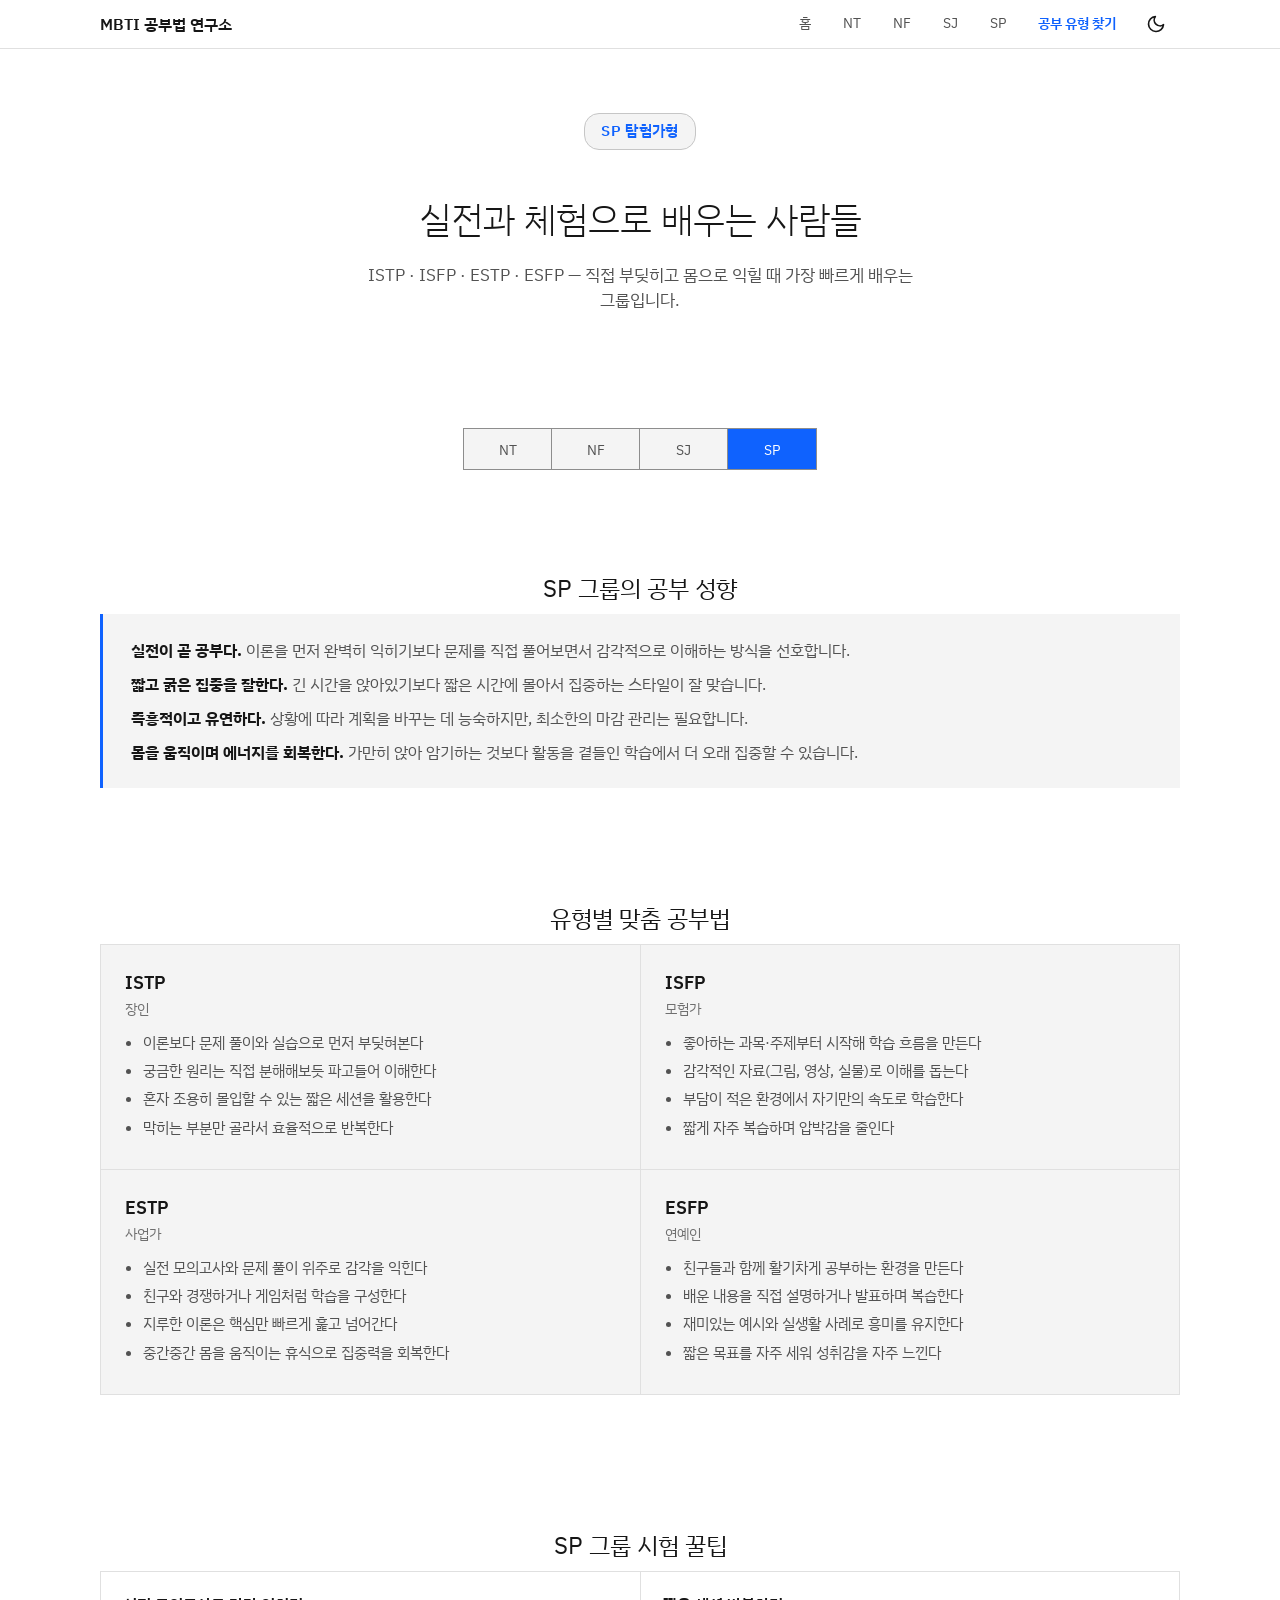
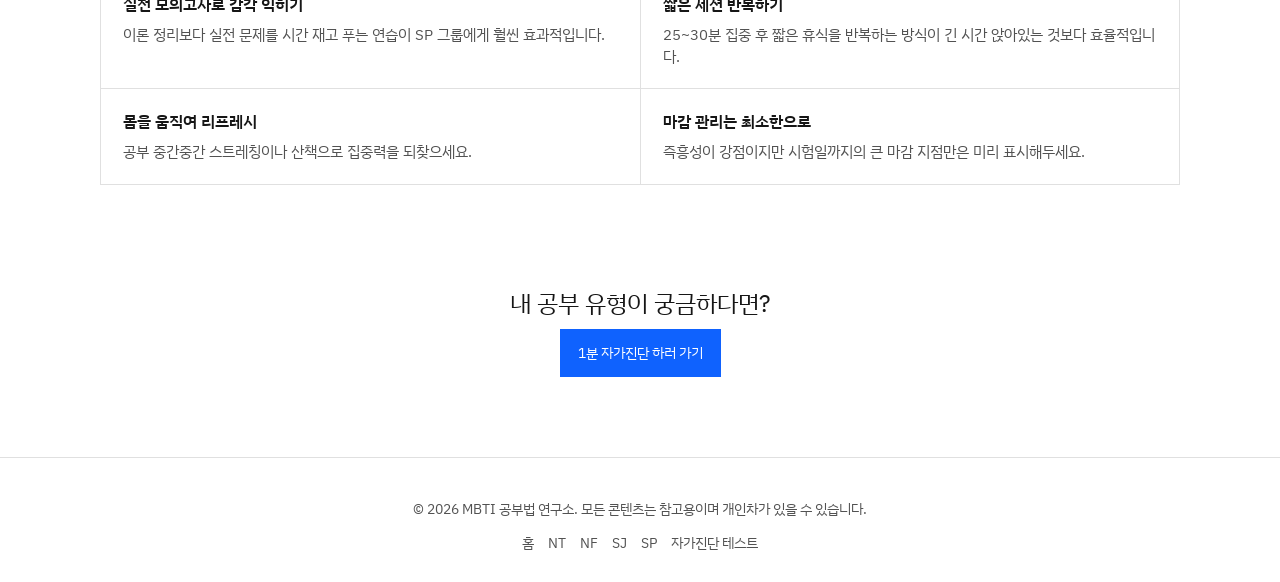
<file: sp.html>
<!DOCTYPE html>
<html lang="ko">
<head>
<meta charset="UTF-8" />
<script async src="https://www.googletagmanager.com/gtag/js?id=G-HJ2Y4HXEDH"></script>
<script>
  window.dataLayer = window.dataLayer || [];
  function gtag(){dataLayer.push(arguments);}
  gtag('js', new Date());
  gtag('config', 'G-HJ2Y4HXEDH');
</script>
<script>
(function () {
  try {
    var stored = localStorage.getItem("mbti-theme");
    var theme = stored || (window.matchMedia("(prefers-color-scheme: dark)").matches ? "dark" : "light");
    document.documentElement.setAttribute("data-theme", theme);
  } catch (e) {}
})();
</script>
<meta name="viewport" content="width=device-width, initial-scale=1.0" />
<title>SP 탐험가형 공부법 | MBTI 공부법 연구소</title>
<meta name="description" content="ISTP, ISFP, ESTP, ESFP SP 탐험가형 그룹의 공부 성향, 유형별 공부법, 시험 꿀팁을 소개합니다." />
<meta property="og:title" content="SP 탐험가형 공부법 | MBTI 공부법 연구소" />
<meta property="og:description" content="ISTP, ISFP, ESTP, ESFP SP 탐험가형 그룹의 공부 성향, 유형별 공부법, 시험 꿀팁을 소개합니다." />
<meta property="og:image" content="https://mbti-test-ten-eosin.vercel.app/og-image.png" />
<meta property="og:url" content="https://mbti-test-ten-eosin.vercel.app/sp.html" />
<meta property="og:type" content="website" />
<meta name="twitter:card" content="summary_large_image" />
<meta name="twitter:title" content="SP 탐험가형 공부법 | MBTI 공부법 연구소" />
<meta name="twitter:description" content="ISTP, ISFP, ESTP, ESFP SP 탐험가형 그룹의 공부 성향, 유형별 공부법, 시험 꿀팁을 소개합니다." />
<meta name="twitter:image" content="https://mbti-test-ten-eosin.vercel.app/og-image.png" />
<link rel="canonical" href="https://mbti-test-ten-eosin.vercel.app/sp.html" />
<link rel="preconnect" href="https://fonts.googleapis.com" />
<link rel="preconnect" href="https://fonts.gstatic.com" crossorigin />
<link rel="stylesheet" href="https://fonts.googleapis.com/css2?family=IBM+Plex+Sans:wght@300;400;500;600;700&family=IBM+Plex+Sans+KR:wght@300;400;500;600;700&display=swap" />
<link rel="stylesheet" href="css/theme.css" />
<link rel="stylesheet" href="css/base.css" />
<link rel="stylesheet" href="css/components.css" />
</head>
<body>

<header class="site-header">
  <div class="container header-inner">
    <a href="index.html" class="logo">MBTI 공부법 연구소</a>
    <div class="header-right">
      <nav class="main-nav">
        <ul class="nav-list">
          <li><a href="index.html">홈</a></li>
          <li><a href="nt.html">NT</a></li>
          <li><a href="nf.html">NF</a></li>
          <li><a href="sj.html">SJ</a></li>
          <li><a href="sp.html">SP</a></li>
          <li><a href="test.html" class="nav-cta">공부 유형 찾기</a></li>
        </ul>
      </nav>
      <button type="button" class="theme-toggle" id="theme-toggle" aria-label="다크 모드로 전환">
        <svg class="icon icon-sun" viewBox="0 0 24 24" aria-hidden="true" focusable="false">
          <circle cx="12" cy="12" r="5"></circle>
          <line x1="12" y1="1" x2="12" y2="3"></line>
          <line x1="12" y1="21" x2="12" y2="23"></line>
          <line x1="4.22" y1="4.22" x2="5.64" y2="5.64"></line>
          <line x1="18.36" y1="18.36" x2="19.78" y2="19.78"></line>
          <line x1="1" y1="12" x2="3" y2="12"></line>
          <line x1="21" y1="12" x2="23" y2="12"></line>
          <line x1="4.22" y1="19.78" x2="5.64" y2="18.36"></line>
          <line x1="18.36" y1="5.64" x2="19.78" y2="4.22"></line>
        </svg>
        <svg class="icon icon-moon" viewBox="0 0 24 24" aria-hidden="true" focusable="false">
          <path d="M21 12.79A9 9 0 1 1 11.21 3 7 7 0 0 0 21 12.79z"></path>
        </svg>
      </button>
      <button class="nav-toggle" aria-label="메뉴 열기" aria-expanded="false">☰</button>
    </div>
  </div>
</header>

<main>
  <section class="hero">
    <div class="container">
      <span class="tag" style="font-size:0.95rem;padding:6px 16px;">SP 탐험가형</span>
      <h1>실전과 체험으로 배우는 사람들</h1>
      <p>ISTP · ISFP · ESTP · ESFP — 직접 부딪히고 몸으로 익힐 때 가장 빠르게 배우는 그룹입니다.</p>
    </div>
  </section>

  <section>
    <div class="container">
      <div class="group-switch">
        <a href="nt.html">NT</a>
        <a href="nf.html">NF</a>
        <a href="sj.html">SJ</a>
        <a href="sp.html" class="current">SP</a>
      </div>
    </div>
  </section>

  <section>
    <div class="container">
      <h2 class="section-title">SP 그룹의 공부 성향</h2>
      <div class="trait-box">
        <p><strong>실전이 곧 공부다.</strong> 이론을 먼저 완벽히 익히기보다 문제를 직접 풀어보면서 감각적으로 이해하는 방식을 선호합니다.</p>
        <p><strong>짧고 굵은 집중을 잘한다.</strong> 긴 시간을 앉아있기보다 짧은 시간에 몰아서 집중하는 스타일이 잘 맞습니다.</p>
        <p><strong>즉흥적이고 유연하다.</strong> 상황에 따라 계획을 바꾸는 데 능숙하지만, 최소한의 마감 관리는 필요합니다.</p>
        <p><strong>몸을 움직이며 에너지를 회복한다.</strong> 가만히 앉아 암기하는 것보다 활동을 곁들인 학습에서 더 오래 집중할 수 있습니다.</p>
      </div>
    </div>
  </section>

  <section>
    <div class="container">
      <h2 class="section-title">유형별 맞춤 공부법</h2>
      <div class="type-grid">
        <div class="type-card">
          <h3>ISTP</h3>
          <p class="type-name">장인</p>
          <ul>
            <li>이론보다 문제 풀이와 실습으로 먼저 부딪혀본다</li>
            <li>궁금한 원리는 직접 분해해보듯 파고들어 이해한다</li>
            <li>혼자 조용히 몰입할 수 있는 짧은 세션을 활용한다</li>
            <li>막히는 부분만 골라서 효율적으로 반복한다</li>
          </ul>
        </div>
        <div class="type-card">
          <h3>ISFP</h3>
          <p class="type-name">모험가</p>
          <ul>
            <li>좋아하는 과목·주제부터 시작해 학습 흐름을 만든다</li>
            <li>감각적인 자료(그림, 영상, 실물)로 이해를 돕는다</li>
            <li>부담이 적은 환경에서 자기만의 속도로 학습한다</li>
            <li>짧게 자주 복습하며 압박감을 줄인다</li>
          </ul>
        </div>
        <div class="type-card">
          <h3>ESTP</h3>
          <p class="type-name">사업가</p>
          <ul>
            <li>실전 모의고사와 문제 풀이 위주로 감각을 익힌다</li>
            <li>친구와 경쟁하거나 게임처럼 학습을 구성한다</li>
            <li>지루한 이론은 핵심만 빠르게 훑고 넘어간다</li>
            <li>중간중간 몸을 움직이는 휴식으로 집중력을 회복한다</li>
          </ul>
        </div>
        <div class="type-card">
          <h3>ESFP</h3>
          <p class="type-name">연예인</p>
          <ul>
            <li>친구들과 함께 활기차게 공부하는 환경을 만든다</li>
            <li>배운 내용을 직접 설명하거나 발표하며 복습한다</li>
            <li>재미있는 예시와 실생활 사례로 흥미를 유지한다</li>
            <li>짧은 목표를 자주 세워 성취감을 자주 느낀다</li>
          </ul>
        </div>
      </div>
    </div>
  </section>

  <section>
    <div class="container">
      <h2 class="section-title">SP 그룹 시험 꿀팁</h2>
      <div class="tip-list">
        <div class="tip-card">
          <h4>실전 모의고사로 감각 익히기</h4>
          <p>이론 정리보다 실전 문제를 시간 재고 푸는 연습이 SP 그룹에게 훨씬 효과적입니다.</p>
        </div>
        <div class="tip-card">
          <h4>짧은 세션 반복하기</h4>
          <p>25~30분 집중 후 짧은 휴식을 반복하는 방식이 긴 시간 앉아있는 것보다 효율적입니다.</p>
        </div>
        <div class="tip-card">
          <h4>몸을 움직여 리프레시</h4>
          <p>공부 중간중간 스트레칭이나 산책으로 집중력을 되찾으세요.</p>
        </div>
        <div class="tip-card">
          <h4>마감 관리는 최소한으로</h4>
          <p>즉흥성이 강점이지만 시험일까지의 큰 마감 지점만은 미리 표시해두세요.</p>
        </div>
      </div>
    </div>
  </section>

  <section style="text-align:center;">
    <div class="container">
      <h2 class="section-title">내 공부 유형이 궁금하다면?</h2>
      <a href="test.html" class="btn btn-primary">1분 자가진단 하러 가기</a>
    </div>
  </section>
</main>

<footer class="site-footer">
  <div class="container">
    <p>&copy; 2026 MBTI 공부법 연구소. 모든 콘텐츠는 참고용이며 개인차가 있을 수 있습니다.</p>
    <nav class="footer-nav">
      <a href="index.html">홈</a>
      <a href="nt.html">NT</a>
      <a href="nf.html">NF</a>
      <a href="sj.html">SJ</a>
      <a href="sp.html">SP</a>
      <a href="test.html">자가진단 테스트</a>
    </nav>
  </div>
</footer>

<script src="js/main.js" defer></script>
</body>
</html>
</file>
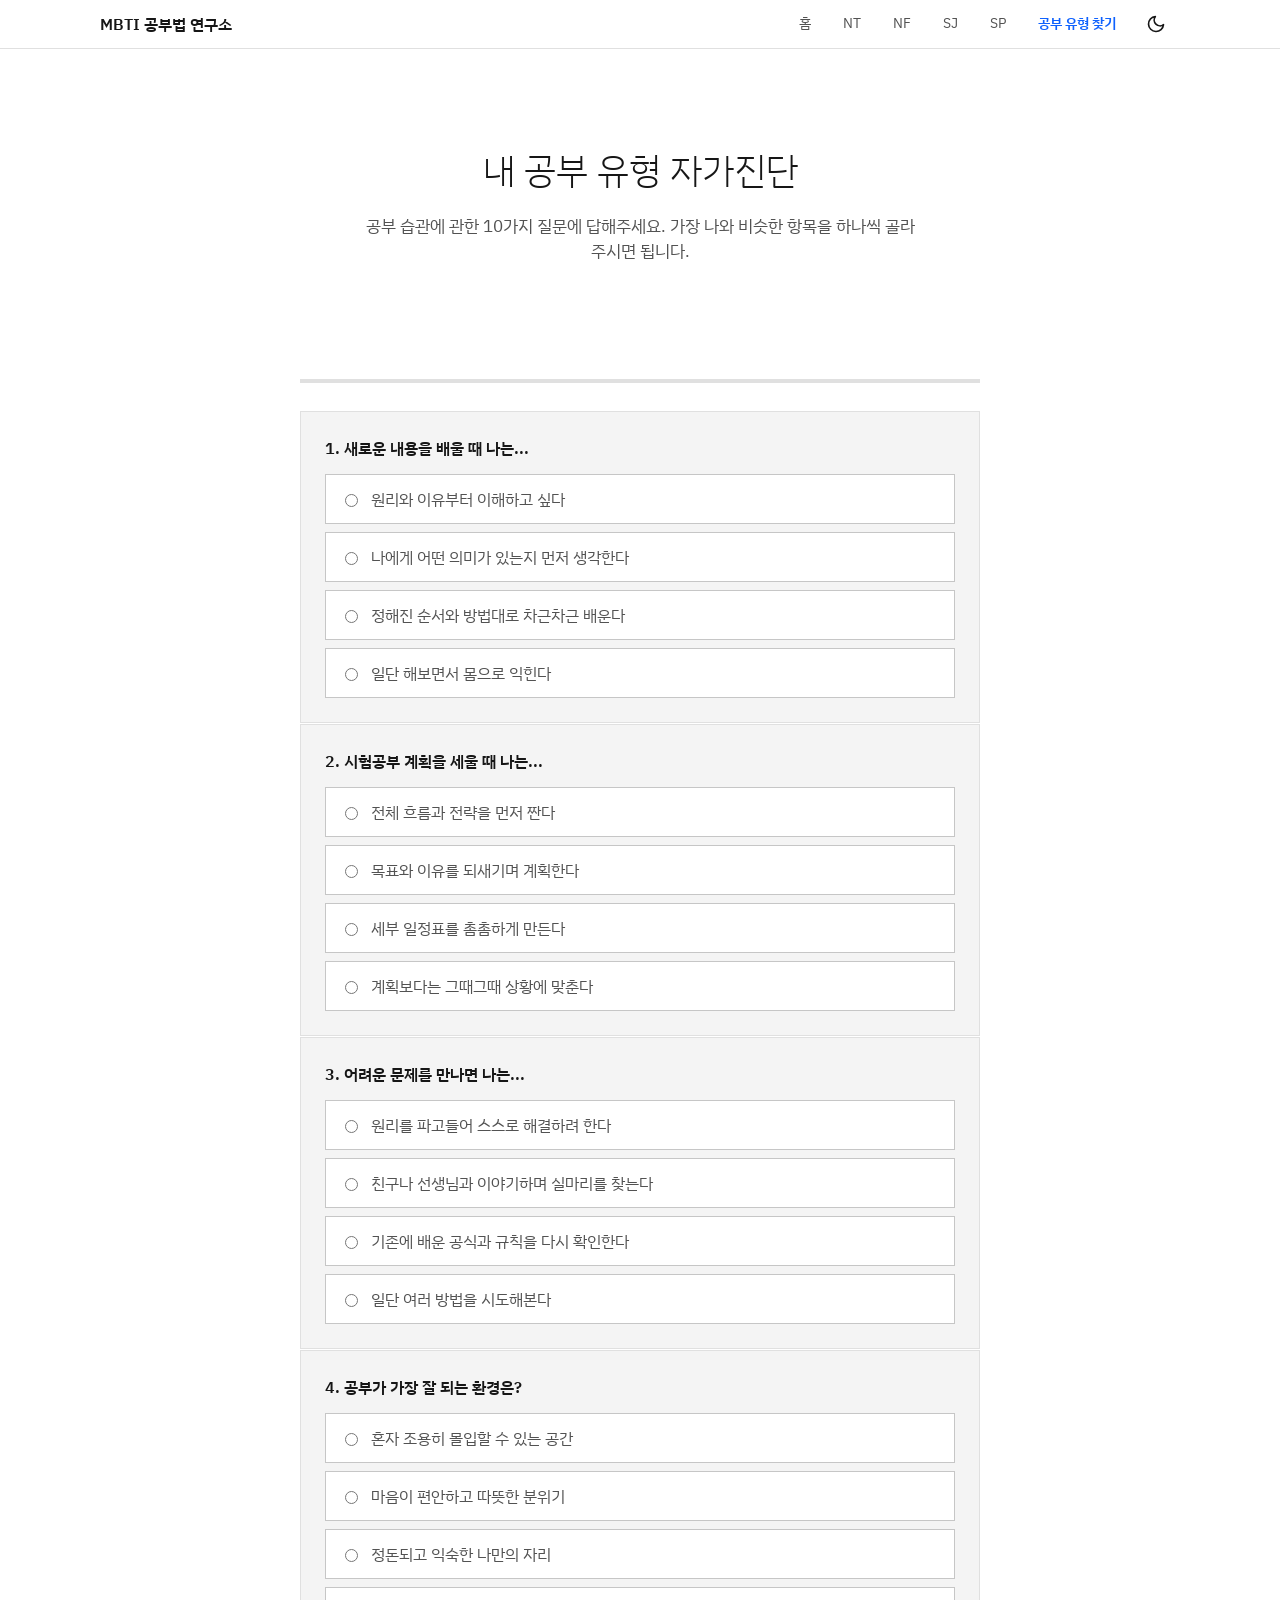
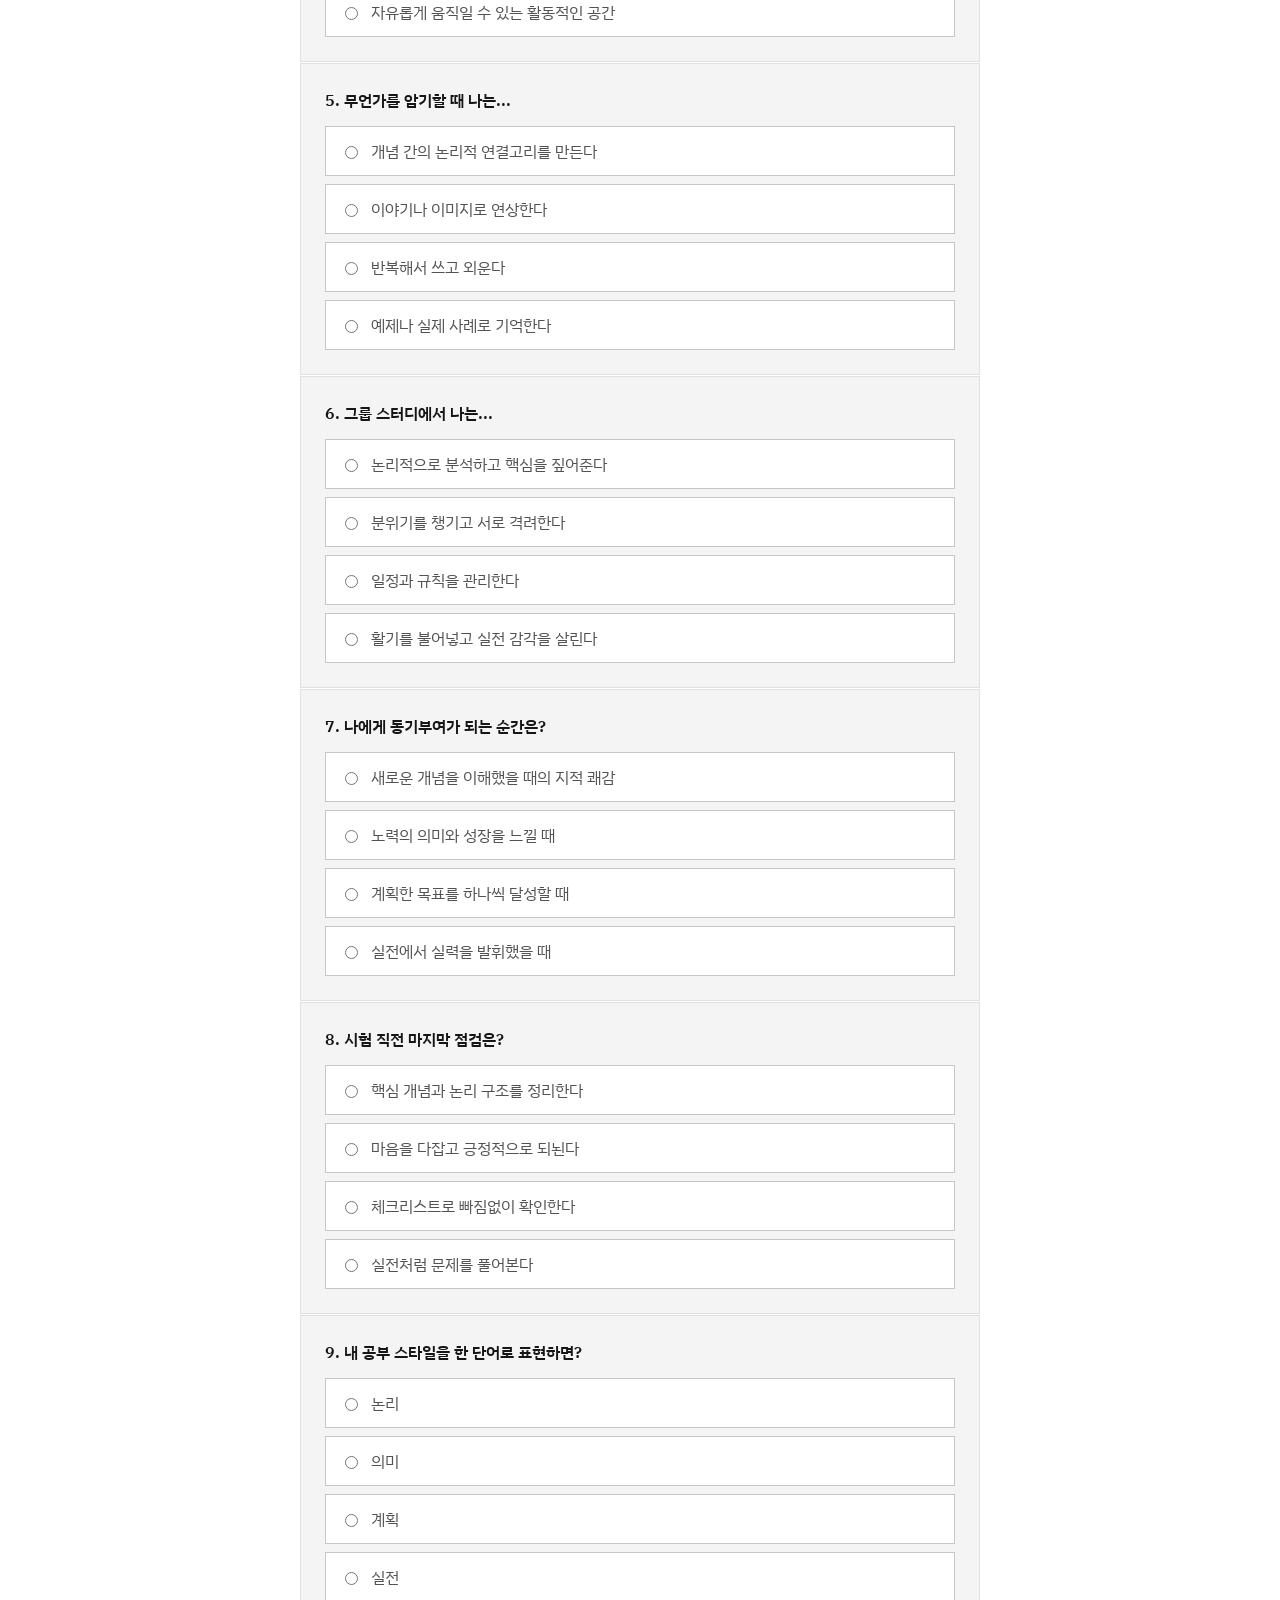
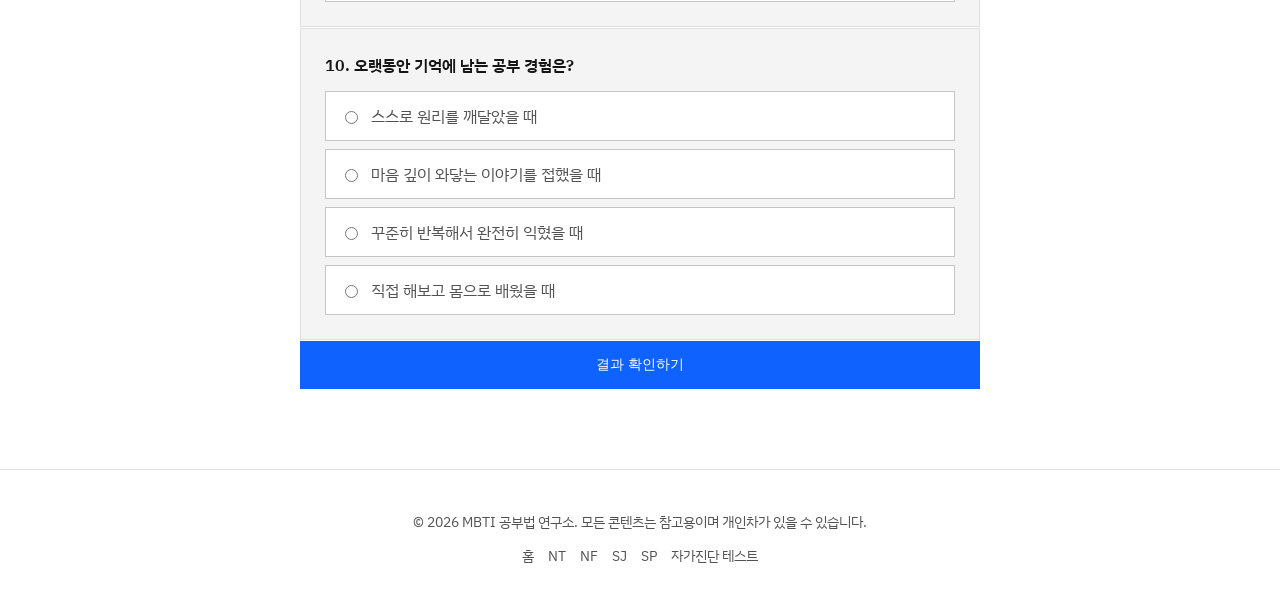
<file: test.html>
<!DOCTYPE html>
<html lang="ko">
<head>
<meta charset="UTF-8" />
<script async src="https://www.googletagmanager.com/gtag/js?id=G-HJ2Y4HXEDH"></script>
<script>
  window.dataLayer = window.dataLayer || [];
  function gtag(){dataLayer.push(arguments);}
  gtag('js', new Date());
  gtag('config', 'G-HJ2Y4HXEDH');
</script>
<script>
(function () {
  try {
    var stored = localStorage.getItem("mbti-theme");
    var theme = stored || (window.matchMedia("(prefers-color-scheme: dark)").matches ? "dark" : "light");
    document.documentElement.setAttribute("data-theme", theme);
  } catch (e) {}
})();
</script>
<meta name="viewport" content="width=device-width, initial-scale=1.0" />
<title>공부 유형 자가진단 | MBTI 공부법 연구소</title>
<meta name="description" content="10문항 공부 습관 자가진단으로 나의 MBTI 공부 유형(NT·NF·SJ·SP)을 확인해보세요." />
<meta property="og:title" content="공부 유형 자가진단 | MBTI 공부법 연구소" />
<meta property="og:description" content="10문항 공부 습관 자가진단으로 나의 MBTI 공부 유형(NT·NF·SJ·SP)을 확인해보세요." />
<meta property="og:image" content="https://mbti-test-ten-eosin.vercel.app/og-image.png" />
<meta property="og:url" content="https://mbti-test-ten-eosin.vercel.app/test.html" />
<meta property="og:type" content="website" />
<meta name="twitter:card" content="summary_large_image" />
<meta name="twitter:title" content="공부 유형 자가진단 | MBTI 공부법 연구소" />
<meta name="twitter:description" content="10문항 공부 습관 자가진단으로 나의 MBTI 공부 유형(NT·NF·SJ·SP)을 확인해보세요." />
<meta name="twitter:image" content="https://mbti-test-ten-eosin.vercel.app/og-image.png" />
<link rel="canonical" href="https://mbti-test-ten-eosin.vercel.app/test.html" />
<link rel="preconnect" href="https://fonts.googleapis.com" />
<link rel="preconnect" href="https://fonts.gstatic.com" crossorigin />
<link rel="stylesheet" href="https://fonts.googleapis.com/css2?family=IBM+Plex+Sans:wght@300;400;500;600;700&family=IBM+Plex+Sans+KR:wght@300;400;500;600;700&display=swap" />
<link rel="stylesheet" href="css/theme.css" />
<link rel="stylesheet" href="css/base.css" />
<link rel="stylesheet" href="css/test.css" />
</head>
<body>

<header class="site-header">
  <div class="container header-inner">
    <a href="index.html" class="logo">MBTI 공부법 연구소</a>
    <div class="header-right">
      <nav class="main-nav">
        <ul class="nav-list">
          <li><a href="index.html">홈</a></li>
          <li><a href="nt.html">NT</a></li>
          <li><a href="nf.html">NF</a></li>
          <li><a href="sj.html">SJ</a></li>
          <li><a href="sp.html">SP</a></li>
          <li><a href="test.html" class="nav-cta">공부 유형 찾기</a></li>
        </ul>
      </nav>
      <button type="button" class="theme-toggle" id="theme-toggle" aria-label="다크 모드로 전환">
        <svg class="icon icon-sun" viewBox="0 0 24 24" aria-hidden="true" focusable="false">
          <circle cx="12" cy="12" r="5"></circle>
          <line x1="12" y1="1" x2="12" y2="3"></line>
          <line x1="12" y1="21" x2="12" y2="23"></line>
          <line x1="4.22" y1="4.22" x2="5.64" y2="5.64"></line>
          <line x1="18.36" y1="18.36" x2="19.78" y2="19.78"></line>
          <line x1="1" y1="12" x2="3" y2="12"></line>
          <line x1="21" y1="12" x2="23" y2="12"></line>
          <line x1="4.22" y1="19.78" x2="5.64" y2="18.36"></line>
          <line x1="18.36" y1="5.64" x2="19.78" y2="4.22"></line>
        </svg>
        <svg class="icon icon-moon" viewBox="0 0 24 24" aria-hidden="true" focusable="false">
          <path d="M21 12.79A9 9 0 1 1 11.21 3 7 7 0 0 0 21 12.79z"></path>
        </svg>
      </button>
      <button class="nav-toggle" aria-label="메뉴 열기" aria-expanded="false">☰</button>
    </div>
  </div>
</header>

<main>
  <section class="hero">
    <div class="container">
      <h1>내 공부 유형 자가진단</h1>
      <p>공부 습관에 관한 10가지 질문에 답해주세요. 가장 나와 비슷한 항목을 하나씩 골라주시면 됩니다.</p>
    </div>
  </section>

  <section>
    <div class="container" style="max-width:720px;">

      <div class="progress-wrap"><div class="progress-bar" id="progress-bar"></div></div>
      <p class="form-error" id="form-error">아직 답하지 않은 질문이 있어요. 모든 질문에 답해주세요.</p>

      <form id="test-form">

        <div class="question">
          <p class="q-text">1. 새로운 내용을 배울 때 나는...</p>
          <div class="options">
            <label class="option-label"><input type="radio" name="q1" value="nt"><span>원리와 이유부터 이해하고 싶다</span></label>
            <label class="option-label"><input type="radio" name="q1" value="nf"><span>나에게 어떤 의미가 있는지 먼저 생각한다</span></label>
            <label class="option-label"><input type="radio" name="q1" value="sj"><span>정해진 순서와 방법대로 차근차근 배운다</span></label>
            <label class="option-label"><input type="radio" name="q1" value="sp"><span>일단 해보면서 몸으로 익힌다</span></label>
          </div>
        </div>

        <div class="question">
          <p class="q-text">2. 시험공부 계획을 세울 때 나는...</p>
          <div class="options">
            <label class="option-label"><input type="radio" name="q2" value="nt"><span>전체 흐름과 전략을 먼저 짠다</span></label>
            <label class="option-label"><input type="radio" name="q2" value="nf"><span>목표와 이유를 되새기며 계획한다</span></label>
            <label class="option-label"><input type="radio" name="q2" value="sj"><span>세부 일정표를 촘촘하게 만든다</span></label>
            <label class="option-label"><input type="radio" name="q2" value="sp"><span>계획보다는 그때그때 상황에 맞춘다</span></label>
          </div>
        </div>

        <div class="question">
          <p class="q-text">3. 어려운 문제를 만나면 나는...</p>
          <div class="options">
            <label class="option-label"><input type="radio" name="q3" value="nt"><span>원리를 파고들어 스스로 해결하려 한다</span></label>
            <label class="option-label"><input type="radio" name="q3" value="nf"><span>친구나 선생님과 이야기하며 실마리를 찾는다</span></label>
            <label class="option-label"><input type="radio" name="q3" value="sj"><span>기존에 배운 공식과 규칙을 다시 확인한다</span></label>
            <label class="option-label"><input type="radio" name="q3" value="sp"><span>일단 여러 방법을 시도해본다</span></label>
          </div>
        </div>

        <div class="question">
          <p class="q-text">4. 공부가 가장 잘 되는 환경은?</p>
          <div class="options">
            <label class="option-label"><input type="radio" name="q4" value="nt"><span>혼자 조용히 몰입할 수 있는 공간</span></label>
            <label class="option-label"><input type="radio" name="q4" value="nf"><span>마음이 편안하고 따뜻한 분위기</span></label>
            <label class="option-label"><input type="radio" name="q4" value="sj"><span>정돈되고 익숙한 나만의 자리</span></label>
            <label class="option-label"><input type="radio" name="q4" value="sp"><span>자유롭게 움직일 수 있는 활동적인 공간</span></label>
          </div>
        </div>

        <div class="question">
          <p class="q-text">5. 무언가를 암기할 때 나는...</p>
          <div class="options">
            <label class="option-label"><input type="radio" name="q5" value="nt"><span>개념 간의 논리적 연결고리를 만든다</span></label>
            <label class="option-label"><input type="radio" name="q5" value="nf"><span>이야기나 이미지로 연상한다</span></label>
            <label class="option-label"><input type="radio" name="q5" value="sj"><span>반복해서 쓰고 외운다</span></label>
            <label class="option-label"><input type="radio" name="q5" value="sp"><span>예제나 실제 사례로 기억한다</span></label>
          </div>
        </div>

        <div class="question">
          <p class="q-text">6. 그룹 스터디에서 나는...</p>
          <div class="options">
            <label class="option-label"><input type="radio" name="q6" value="nt"><span>논리적으로 분석하고 핵심을 짚어준다</span></label>
            <label class="option-label"><input type="radio" name="q6" value="nf"><span>분위기를 챙기고 서로 격려한다</span></label>
            <label class="option-label"><input type="radio" name="q6" value="sj"><span>일정과 규칙을 관리한다</span></label>
            <label class="option-label"><input type="radio" name="q6" value="sp"><span>활기를 불어넣고 실전 감각을 살린다</span></label>
          </div>
        </div>

        <div class="question">
          <p class="q-text">7. 나에게 동기부여가 되는 순간은?</p>
          <div class="options">
            <label class="option-label"><input type="radio" name="q7" value="nt"><span>새로운 개념을 이해했을 때의 지적 쾌감</span></label>
            <label class="option-label"><input type="radio" name="q7" value="nf"><span>노력의 의미와 성장을 느낄 때</span></label>
            <label class="option-label"><input type="radio" name="q7" value="sj"><span>계획한 목표를 하나씩 달성할 때</span></label>
            <label class="option-label"><input type="radio" name="q7" value="sp"><span>실전에서 실력을 발휘했을 때</span></label>
          </div>
        </div>

        <div class="question">
          <p class="q-text">8. 시험 직전 마지막 점검은?</p>
          <div class="options">
            <label class="option-label"><input type="radio" name="q8" value="nt"><span>핵심 개념과 논리 구조를 정리한다</span></label>
            <label class="option-label"><input type="radio" name="q8" value="nf"><span>마음을 다잡고 긍정적으로 되뇐다</span></label>
            <label class="option-label"><input type="radio" name="q8" value="sj"><span>체크리스트로 빠짐없이 확인한다</span></label>
            <label class="option-label"><input type="radio" name="q8" value="sp"><span>실전처럼 문제를 풀어본다</span></label>
          </div>
        </div>

        <div class="question">
          <p class="q-text">9. 내 공부 스타일을 한 단어로 표현하면?</p>
          <div class="options">
            <label class="option-label"><input type="radio" name="q9" value="nt"><span>논리</span></label>
            <label class="option-label"><input type="radio" name="q9" value="nf"><span>의미</span></label>
            <label class="option-label"><input type="radio" name="q9" value="sj"><span>계획</span></label>
            <label class="option-label"><input type="radio" name="q9" value="sp"><span>실전</span></label>
          </div>
        </div>

        <div class="question">
          <p class="q-text">10. 오랫동안 기억에 남는 공부 경험은?</p>
          <div class="options">
            <label class="option-label"><input type="radio" name="q10" value="nt"><span>스스로 원리를 깨달았을 때</span></label>
            <label class="option-label"><input type="radio" name="q10" value="nf"><span>마음 깊이 와닿는 이야기를 접했을 때</span></label>
            <label class="option-label"><input type="radio" name="q10" value="sj"><span>꾸준히 반복해서 완전히 익혔을 때</span></label>
            <label class="option-label"><input type="radio" name="q10" value="sp"><span>직접 해보고 몸으로 배웠을 때</span></label>
          </div>
        </div>

        <button type="submit" class="btn btn-primary btn-block">결과 확인하기</button>
      </form>

      <div id="result-panel">
        <span class="tag" id="result-badge"></span>
        <h2 id="result-title"></h2>
        <p id="result-desc"></p>
        <div class="result-actions">
          <a href="#" class="btn btn-primary" id="result-link">해당 그룹 페이지로 이동</a>
          <button type="button" class="btn btn-outline" id="share-btn">친구에게 공유하기</button>
          <button type="button" class="btn btn-outline" id="retry-btn">다시 테스트하기</button>
        </div>
      </div>

    </div>
  </section>
</main>

<footer class="site-footer">
  <div class="container">
    <p>&copy; 2026 MBTI 공부법 연구소. 모든 콘텐츠는 참고용이며 개인차가 있을 수 있습니다.</p>
    <nav class="footer-nav">
      <a href="index.html">홈</a>
      <a href="nt.html">NT</a>
      <a href="nf.html">NF</a>
      <a href="sj.html">SJ</a>
      <a href="sp.html">SP</a>
      <a href="test.html">자가진단 테스트</a>
    </nav>
  </div>
</footer>

<script src="js/main.js" defer></script>
<script src="js/test.js" defer></script>
</body>
</html>
</file>
<file: css/theme.css>
/* ===========================
   MBTI 공부법 연구소 — Carbon Design System 기반 테마 토큰
   출처: carbondesignsystem.com (IBM Carbon Design System)
   라이트 = White 테마, 다크 = Gray 100 테마 색상 값을 그대로 사용
   =========================== */

:root {
  /* Carbon 색상 팔레트 (원본 hex) */
  --gray-10: #f4f4f4;
  --gray-20: #e0e0e0;
  --gray-30: #c6c6c6;
  --gray-40: #a8a8a8;
  --gray-50: #8d8d8d;
  --gray-60: #6f6f6f;
  --gray-70: #525252;
  --gray-80: #393939;
  --gray-90: #262626;
  --gray-100: #161616;
  --blue-30: #a6c8ff;
  --blue-40: #78a9ff;
  --blue-50: #4589ff;
  --blue-60: #0f62fe;
  --blue-70: #0043ce;
  --blue-80: #002d9c;

  /* 라이트(White) 테마 토큰 — 기본값 */
  --cds-background: #ffffff;
  --cds-layer-01: var(--gray-10);
  --cds-layer-02: #ffffff;
  --cds-layer-hover-01: var(--gray-20);
  --cds-layer-accent-01: var(--gray-10);
  --cds-text-primary: var(--gray-100);
  --cds-text-secondary: var(--gray-70);
  --cds-text-helper: var(--gray-60);
  --cds-text-on-color: #ffffff;
  --cds-icon-primary: var(--gray-100);
  --cds-icon-secondary: var(--gray-70);
  --cds-border-subtle-00: var(--gray-20);
  --cds-border-subtle-01: var(--gray-30);
  --cds-border-strong: var(--gray-50);
  --cds-link-primary: var(--blue-60);
  --cds-link-primary-hover: var(--blue-70);
  --cds-interactive: var(--blue-60);
  --cds-button-primary: var(--blue-60);
  --cds-button-primary-hover: var(--blue-70);
  --cds-button-primary-active: var(--blue-80);
  --cds-focus: var(--blue-60);
  --cds-support-error: #da1e28;
  --cds-support-error-bg: #fff1f1;

  /* Carbon 스페이싱 스케일 (8px 그리드) */
  --cds-spacing-02: 0.25rem;
  --cds-spacing-03: 0.5rem;
  --cds-spacing-04: 0.75rem;
  --cds-spacing-05: 1rem;
  --cds-spacing-06: 1.5rem;
  --cds-spacing-07: 2rem;
  --cds-spacing-08: 2.5rem;
  --cds-spacing-09: 3rem;
  --cds-spacing-10: 4rem;

  /* Carbon 모션 토큰 */
  --cds-ease-standard: cubic-bezier(0.2, 0, 0.38, 0.9);
  --cds-duration-fast: 110ms;
  --cds-duration-moderate: 150ms;

  --header-height: 3rem;
}

/* 다크(Gray 100) 테마 — 시스템 선호 또는 저장된 설정에 따라 적용 */
:root[data-theme="dark"] {
  --cds-background: var(--gray-100);
  --cds-layer-01: var(--gray-90);
  --cds-layer-02: var(--gray-80);
  --cds-layer-hover-01: #333333;
  --cds-layer-accent-01: var(--gray-90);
  --cds-text-primary: var(--gray-10);
  --cds-text-secondary: var(--gray-30);
  --cds-text-helper: var(--gray-40);
  --cds-text-on-color: #ffffff;
  --cds-icon-primary: var(--gray-10);
  --cds-icon-secondary: var(--gray-30);
  --cds-border-subtle-00: var(--gray-80);
  --cds-border-subtle-01: var(--gray-70);
  --cds-border-strong: var(--gray-60);
  --cds-link-primary: var(--blue-40);
  --cds-link-primary-hover: var(--blue-30);
  --cds-interactive: var(--blue-50);
  --cds-button-primary: var(--blue-60);
  --cds-button-primary-hover: var(--blue-50);
  --cds-button-primary-active: var(--blue-40);
  --cds-focus: #ffffff;
  --cds-support-error: #fa4d56;
  --cds-support-error-bg: #2d0709;
}

* {
  box-sizing: border-box;
}

html {
  scroll-behavior: smooth;
}

body {
  margin: 0;
  font-family: "IBM Plex Sans KR", "IBM Plex Sans", -apple-system, BlinkMacSystemFont,
    "Malgun Gothic", "Apple SD Gothic Neo", sans-serif;
  background-color: var(--cds-background);
  color: var(--cds-text-primary);
  line-height: 1.5;
  -webkit-font-smoothing: antialiased;
  transition: background-color var(--cds-duration-moderate) var(--cds-ease-standard),
    color var(--cds-duration-moderate) var(--cds-ease-standard);
}

.container {
  width: 100%;
  max-width: 1120px;
  margin: 0 auto;
  padding: 0 20px;
}

a {
  color: var(--cds-link-primary);
  text-decoration: none;
}

img {
  max-width: 100%;
  display: block;
}

h1,
h2,
h3,
h4 {
  font-weight: 400;
  color: var(--cds-text-primary);
}

:focus-visible {
  outline: 2px solid var(--cds-focus);
  outline-offset: 2px;
}
</file>
<file: css/base.css>
/* ===========================
   MBTI 공부법 연구소 — 헤더(GNB) · 버튼 · 히어로 · 푸터
   Carbon Design System의 UI Shell / Button 패턴을 따름 (사각 모서리, 플랫)
   =========================== */

/* ---------- Header (UI Shell) ---------- */
.site-header {
  background: var(--cds-background);
  border-bottom: 1px solid var(--cds-border-subtle-00);
  position: sticky;
  top: 0;
  z-index: 100;
}

.header-inner {
  display: flex;
  align-items: center;
  justify-content: space-between;
  height: var(--header-height);
}

.logo {
  font-weight: 600;
  font-size: 1rem;
  color: var(--cds-text-primary);
  white-space: nowrap;
}

.header-right {
  display: flex;
  align-items: center;
  height: 100%;
}

.main-nav {
  height: 100%;
}

.nav-toggle {
  display: none;
  background: none;
  border: none;
  font-size: 1.4rem;
  color: var(--cds-icon-primary);
  cursor: pointer;
  height: var(--header-height);
  width: var(--header-height);
}

.nav-list {
  display: flex;
  align-items: center;
  height: 100%;
  gap: 0;
  list-style: none;
  margin: 0;
  padding: 0;
}

.nav-list a {
  display: flex;
  align-items: center;
  height: var(--header-height);
  padding: 0 16px;
  font-weight: 400;
  font-size: 0.875rem;
  color: var(--cds-text-secondary);
  border-bottom: 3px solid transparent;
  transition: background-color var(--cds-duration-fast) var(--cds-ease-standard);
}

.nav-list a:hover {
  background: var(--cds-layer-hover-01);
  color: var(--cds-text-primary);
}

.nav-list a.nav-cta {
  color: var(--cds-link-primary);
  font-weight: 600;
}

/* ---------- Theme toggle (header action item) ---------- */
.theme-toggle {
  display: flex;
  align-items: center;
  justify-content: center;
  width: var(--header-height);
  height: var(--header-height);
  background: none;
  border: none;
  cursor: pointer;
  color: var(--cds-icon-primary);
  flex-shrink: 0;
}

.theme-toggle:hover {
  background: var(--cds-layer-hover-01);
}

.theme-toggle .icon {
  width: 20px;
  height: 20px;
  stroke: currentColor;
  fill: none;
  stroke-width: 2;
  stroke-linecap: round;
  stroke-linejoin: round;
}

.theme-toggle .icon-moon {
  display: none;
}

:root[data-theme="dark"] .theme-toggle .icon-sun {
  display: block;
}

:root[data-theme="dark"] .theme-toggle .icon-moon {
  display: none;
}

:root:not([data-theme="dark"]) .theme-toggle .icon-sun {
  display: none;
}

:root:not([data-theme="dark"]) .theme-toggle .icon-moon {
  display: block;
}

/* ---------- Buttons ---------- */
.btn {
  display: inline-flex;
  align-items: center;
  justify-content: center;
  min-height: 48px;
  padding: 0 16px;
  font-weight: 400;
  font-size: 0.875rem;
  border: 2px solid transparent;
  border-radius: 0;
  cursor: pointer;
  transition: background-color var(--cds-duration-fast) var(--cds-ease-standard),
    border-color var(--cds-duration-fast) var(--cds-ease-standard);
}

.btn-primary {
  background: var(--cds-button-primary);
  color: #ffffff;
}

.btn-primary:hover {
  background: var(--cds-button-primary-hover);
}

.btn-primary:active {
  background: var(--cds-button-primary-active);
}

.btn-outline {
  background: transparent;
  color: var(--cds-interactive);
  border-color: var(--cds-interactive);
}

.btn-outline:hover {
  background: var(--cds-interactive);
  color: #ffffff;
}

.btn-block {
  display: flex;
  width: 100%;
  text-align: center;
}

/* ---------- Hero ---------- */
.hero {
  padding: 64px 0 48px;
  text-align: center;
}

.hero h1 {
  font-size: 2.25rem;
  font-weight: 300;
  letter-spacing: 0;
  margin-bottom: 16px;
  color: var(--cds-text-primary);
}

.hero p {
  font-size: 1.05rem;
  color: var(--cds-text-secondary);
  max-width: 560px;
  margin: 0 auto 28px;
}

.hero-actions {
  display: flex;
  justify-content: center;
  gap: 16px;
  flex-wrap: wrap;
}

/* ---------- Sections ---------- */
section {
  padding: 40px 0;
}

.section-title {
  font-size: 1.5rem;
  font-weight: 400;
  color: var(--cds-text-primary);
  margin-bottom: 8px;
  text-align: center;
}

.section-sub {
  text-align: center;
  color: var(--cds-text-secondary);
  margin-bottom: 32px;
}

/* ---------- Footer ---------- */
.site-footer {
  border-top: 1px solid var(--cds-border-subtle-00);
  padding: 28px 0;
  margin-top: 40px;
  text-align: center;
  color: var(--cds-text-secondary);
  font-size: 0.85rem;
}

.footer-nav {
  margin-top: 10px;
  display: flex;
  justify-content: center;
  gap: 14px;
  flex-wrap: wrap;
}

.footer-nav a {
  color: var(--cds-text-secondary);
}

.footer-nav a:hover {
  color: var(--cds-link-primary);
}

/* ---------- Responsive ---------- */
@media (max-width: 760px) {
  .nav-toggle {
    display: block;
  }

  .nav-list {
    position: absolute;
    top: var(--header-height);
    left: 0;
    right: 0;
    background: var(--cds-background);
    flex-direction: column;
    align-items: stretch;
    height: auto;
    border-bottom: 1px solid var(--cds-border-subtle-00);
    display: none;
    gap: 0;
  }

  .nav-list.open {
    display: flex;
  }

  .nav-list a {
    height: 48px;
  }

  .hero h1 {
    font-size: 1.7rem;
  }
}
</file>
<file: css/components.css>
/* ===========================
   MBTI 공부법 연구소 — 콘텐츠 컴포넌트
   Carbon Tile / Tag / Content Switcher 패턴 (사각 모서리, 테두리 기반 구분)
   =========================== */

/* ---------- Tag (그룹 뱃지) ---------- */
.tag {
  display: inline-block;
  font-weight: 600;
  font-size: 0.75rem;
  letter-spacing: 0.02em;
  color: var(--cds-link-primary);
  background: var(--cds-layer-accent-01);
  border: 1px solid var(--cds-border-subtle-01);
  padding: 4px 12px;
  border-radius: 15px;
  margin-bottom: 12px;
}

/* ---------- Group cards (index) — Carbon clickable tile ---------- */
.group-grid {
  display: grid;
  grid-template-columns: repeat(2, 1fr);
  gap: 1px;
  background: var(--cds-border-subtle-00);
  border: 1px solid var(--cds-border-subtle-00);
}

.group-card {
  background: var(--cds-layer-01);
  padding: 28px;
  border-bottom: 2px solid transparent;
  transition: background-color var(--cds-duration-fast) var(--cds-ease-standard),
    border-color var(--cds-duration-fast) var(--cds-ease-standard);
}

.group-card:hover {
  background: var(--cds-layer-hover-01);
  border-bottom-color: var(--cds-interactive);
}

.group-card h3 {
  margin: 0 0 8px;
  font-size: 1.15rem;
  font-weight: 400;
}

.group-card p {
  color: var(--cds-text-secondary);
  margin: 0 0 16px;
  font-size: 0.95rem;
}

.group-card .types {
  font-size: 0.8rem;
  color: var(--cds-text-helper);
  font-weight: 600;
  margin-bottom: 16px;
  letter-spacing: 0.02em;
}

/* ---------- Type cards (group pages) ---------- */
.type-grid {
  display: grid;
  grid-template-columns: repeat(2, 1fr);
  gap: 1px;
  background: var(--cds-border-subtle-00);
  border: 1px solid var(--cds-border-subtle-00);
  margin-bottom: 32px;
}

.type-card {
  background: var(--cds-layer-01);
  padding: 24px;
}

.type-card h3 {
  color: var(--cds-text-primary);
  margin: 0 0 4px;
  font-size: 1.1rem;
  font-weight: 600;
}

.type-card .type-name {
  color: var(--cds-text-helper);
  font-size: 0.85rem;
  margin: 0 0 12px;
}

.type-card ul {
  padding-left: 18px;
  margin: 0;
}

.type-card li {
  margin-bottom: 6px;
  font-size: 0.93rem;
  color: var(--cds-text-secondary);
}

/* ---------- Tip list ---------- */
.tip-list {
  display: grid;
  grid-template-columns: repeat(2, 1fr);
  gap: 1px;
  background: var(--cds-border-subtle-00);
  border: 1px solid var(--cds-border-subtle-00);
}

.tip-card {
  background: var(--cds-layer-02);
  padding: 20px 22px;
}

.tip-card h4 {
  margin: 0 0 8px;
  font-size: 1rem;
  font-weight: 600;
  color: var(--cds-text-primary);
}

.tip-card p {
  margin: 0;
  color: var(--cds-text-secondary);
  font-size: 0.93rem;
}

/* ---------- Trait box (inline notification 패턴) ---------- */
.trait-box {
  background: var(--cds-layer-accent-01);
  border-left: 3px solid var(--cds-interactive);
  padding: 24px 28px;
  margin-bottom: 12px;
}

.trait-box p {
  margin: 0 0 10px;
  color: var(--cds-text-secondary);
}

.trait-box p strong {
  color: var(--cds-text-primary);
}

.trait-box p:last-child {
  margin-bottom: 0;
}

/* ---------- Group switch (Carbon content switcher) ---------- */
.group-switch {
  display: flex;
  width: fit-content;
  margin: 0 auto;
  border: 1px solid var(--cds-border-strong);
}

.group-switch a {
  display: flex;
  align-items: center;
  justify-content: center;
  min-width: 88px;
  height: 40px;
  padding: 0 16px;
  background: var(--cds-layer-01);
  color: var(--cds-text-secondary);
  font-weight: 400;
  font-size: 0.875rem;
  border-right: 1px solid var(--cds-border-strong);
}

.group-switch a:last-child {
  border-right: none;
}

.group-switch a.current {
  background: var(--cds-interactive);
  color: #ffffff;
}

.group-switch a:hover:not(.current) {
  background: var(--cds-layer-hover-01);
  color: var(--cds-text-primary);
}

/* ---------- Responsive ---------- */
@media (max-width: 760px) {
  .group-grid,
  .type-grid,
  .tip-list {
    grid-template-columns: 1fr;
  }
}

@media (max-width: 430px) {
  .group-switch a {
    min-width: 0;
    flex: 1;
    padding: 0 8px;
  }
}
</file>
<file: css/test.css>
/* ===========================
   MBTI 공부법 연구소 — 자가진단 테스트 페이지 전용 스타일
   Carbon Progress Bar / Selectable Tile 패턴
   =========================== */

.progress-wrap {
  background: var(--cds-border-subtle-00);
  height: 4px;
  overflow: hidden;
  margin-bottom: 28px;
}

.progress-bar {
  height: 100%;
  background: var(--cds-interactive);
  width: 0%;
  transition: width var(--cds-duration-moderate) var(--cds-ease-standard);
}

.question {
  background: var(--cds-layer-01);
  border: 1px solid var(--cds-border-subtle-00);
  padding: 24px;
  margin-bottom: 1px;
}

.question p.q-text {
  font-weight: 600;
  margin: 0 0 14px;
  font-size: 1rem;
  color: var(--cds-text-primary);
}

.options {
  display: grid;
  gap: 8px;
}

.option-label {
  display: flex;
  align-items: center;
  gap: 10px;
  padding: 12px 14px;
  background: var(--cds-layer-02);
  border: 1px solid var(--cds-border-subtle-01);
  cursor: pointer;
  color: var(--cds-text-secondary);
  transition: border-color var(--cds-duration-fast) var(--cds-ease-standard),
    background-color var(--cds-duration-fast) var(--cds-ease-standard);
}

.option-label:hover {
  background: var(--cds-layer-hover-01);
}

.option-label input {
  accent-color: var(--cds-interactive);
}

.option-label:has(input:checked) {
  border: 2px solid var(--cds-interactive);
  padding: 11px 13px;
  color: var(--cds-text-primary);
}

.form-error {
  display: none;
  color: var(--cds-support-error);
  background: var(--cds-support-error-bg);
  border-left: 3px solid var(--cds-support-error);
  padding: 12px 16px;
  margin-bottom: 16px;
  font-weight: 600;
  font-size: 0.9rem;
}

#result-panel {
  display: none;
  text-align: center;
  background: var(--cds-layer-01);
  border: 1px solid var(--cds-border-subtle-00);
  padding: 40px 24px;
}

#result-panel .tag {
  font-size: 1.1rem;
  font-weight: 700;
  color: #ffffff;
  background: var(--cds-interactive);
  border: none;
  padding: 6px 20px;
  margin-bottom: 16px;
}

#result-panel .result-actions {
  display: flex;
  justify-content: center;
  gap: 12px;
  flex-wrap: wrap;
  margin-top: 24px;
}
</file>
